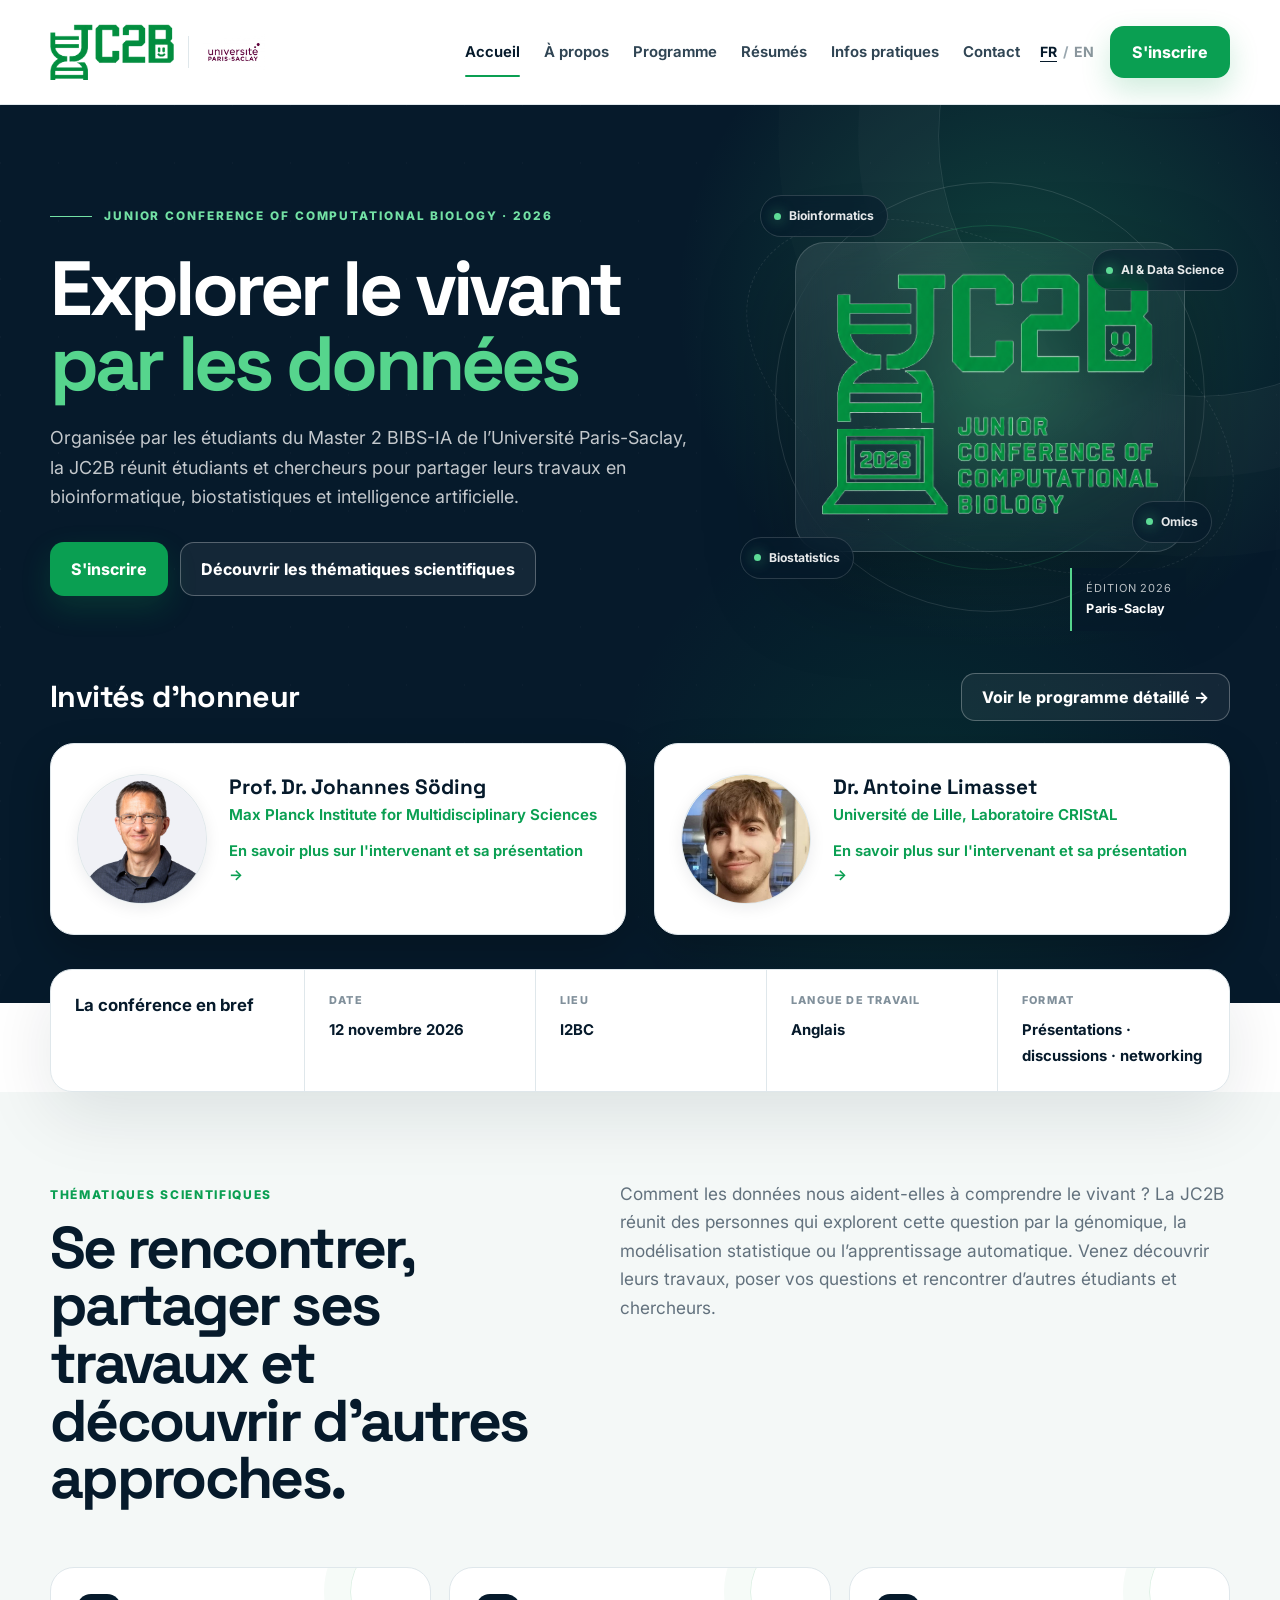
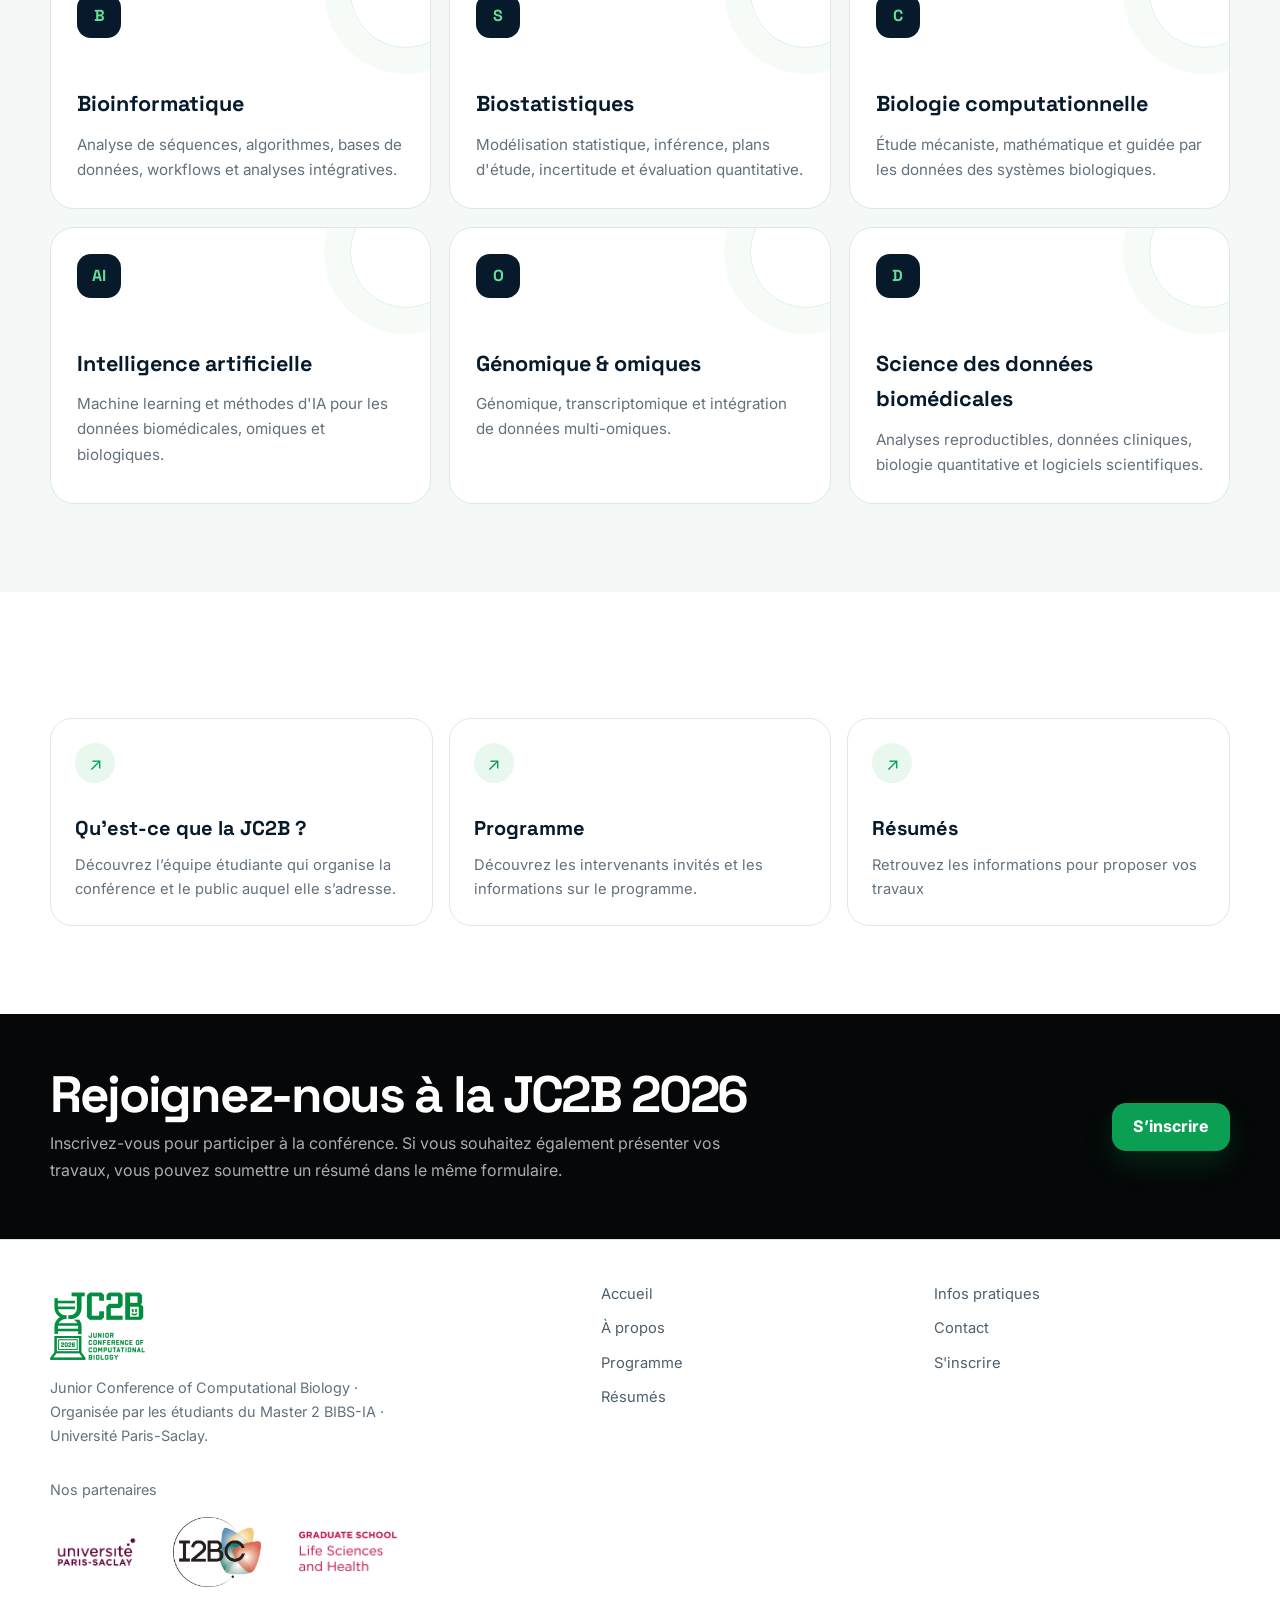
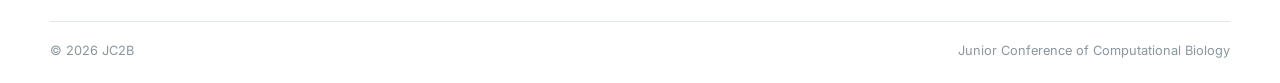
<file: index.html>
<!doctype html>
<html lang="fr">
  <head>
    <meta charset="utf-8" />
    <meta name="viewport" content="width=device-width,initial-scale=1" />
    <title>JC2B 2026 | Junior Conference of Computational Biology</title>
    <meta name="description" content="JC2B 2026 — Junior Conference of Computational Biology at Paris-Saclay." />
    <meta name="theme-color" content="#061a2b" />
    <link rel="preconnect" href="https://fonts.googleapis.com" />
    <link rel="preconnect" href="https://fonts.gstatic.com" crossorigin />
    <link
      href="https://fonts.googleapis.com/css2?family=Inter:wght@400;500;600;700;800&family=Space+Grotesk:wght@500;600;700&display=swap"
      rel="stylesheet"
    />
    <link rel="stylesheet" href="css/style.css?v=4" />
  </head>
  <body data-page="home">
    <a class="skip-link" href="#main">Skip to content</a>
    <header class="site-header" id="site-header"></header>

    <main id="main">
      <section class="home-hero">
        <div class="container home-hero-inner">
          <div>
            <span class="eyebrow" data-i18n="homeEyebrow">Junior Conference of Computational Biology · 2026</span>
            <h1 class="home-title">
              <span data-i18n="homeTitleA">La biologie computationnelle,</span>
              <span class="accent" data-i18n="homeTitleB">connectée.</span>
            </h1>
            <p class="home-lead" data-i18n="homeLead">
              La JC2B est un rendez-vous scientifique consacré à la bioinformatique, aux biostatistiques, à
              l'intelligence artificielle et aux sciences computationnelles du vivant.
            </p>
            <div class="hero-actions">
              <a class="btn btn-primary" href="registration.html" data-i18n="register">S'inscrire</a>
              <a class="btn btn-light-outline" href="#scope" data-i18n="discoverScope">
                Découvrir les thématiques scientifiques
              </a>
            </div>
          </div>

          <div class="brand-visual" aria-label="JC2B 2026 conference identity">
            <div class="brand-orbit orbit-a"></div>
            <div class="brand-orbit orbit-b"></div>
            <div class="brand-orbit orbit-c"></div>
            <div class="brand-glow"></div>

            <div class="hero-logo-stage">
              <img
                src="images/logos/jc2b-2026-transparent.png"
                alt="JC2B 2026 — Junior Conference of Computational Biology"
              />
            </div>

            <div class="field-pill pill-1">
              <span></span>
              Bioinformatics
            </div>
            <div class="field-pill pill-2">
              <span></span>
              Biostatistics
            </div>
            <div class="field-pill pill-3">
              <span></span>
              AI & Data Science
            </div>
            <div class="field-pill pill-4">
              <span></span>
              Omics
            </div>

            <div class="edition-chip">
              <span data-i18n="editionLabel">2026 edition</span>
              <strong>Paris-Saclay</strong>
            </div>
          </div>
        </div>

        <div class="container hero-speakers-banner" id="speakers">
          <div class="hero-speakers-head">
            <h2 class="hero-speakers-title" data-i18n="speakersTitle">Invités d'honneur</h2>
            <a class="btn btn-light-outline" href="programme.html#speakers" data-i18n="seeFullProgramme">
              Voir le programme détaillé →
            </a>
          </div>

          <div class="speakers-grid">
            <article class="speaker-card">
              <div class="speaker-image-wrapper">
                <img
                  src="images/speaker/johannes_soeding.png"
                  alt="Photo Johannes Söding"
                  class="speaker-photo"
                  width="130"
                  height="130"
                />
              </div>
              <div class="speaker-info">
                <h3 class="speaker-name" data-i18n="speaker1Name">Prof. Dr. Johannes Söding</h3>
                <p class="speaker-institution" data-i18n="speaker1Affiliation">Max Planck Institute for Multidisciplinary Sciences</p>
                <a class="speaker-referral-link" href="programme.html#speakers" data-i18n="speakerReferral">
                  En savoir plus sur l'intervenant et sa présentation →
                </a>
              </div>
            </article>

            <article class="speaker-card">
              <div class="speaker-image-wrapper">
                <img
                  src="images/speaker/antoine.jpg"
                  alt="Photo Antoine Limasset"
                  class="speaker-photo"
                  width="130"
                  height="130"
                />
              </div>
              <div class="speaker-info">
                <h3 class="speaker-name" data-i18n="speaker2Name">Dr. Antoine Limasset</h3>
                <p class="speaker-institution" data-i18n="speaker2Affiliation">Université de Lille, Laboratoire CRIStAL</p>
                <a class="speaker-referral-link" href="programme.html#speakers" data-i18n="speakerReferral">
                  En savoir plus sur l'intervenant et sa présentation →
                </a>
              </div>
            </article>
          </div>
        </div>
      </section>

      <div class="home-snapshot">
        <div class="container">
          <div class="snapshot-card">
            <div class="snapshot-label"><strong data-i18n="snapshotLabel">La conférence en bref</strong></div>
            <div class="snapshot-item">
              <span data-i18n="snapshotDate">Date</span>
              <strong data-config="date" data-fallback="À venir" data-i18n="tba">12 novembre 2026</strong>
            </div>
            <div class="snapshot-item">
              <span data-i18n="snapshotVenue">Lieu</span>
              <strong data-config="venue">I2BC</strong>
            </div>
            <div class="snapshot-item">
              <span data-i18n="snapshotLanguage">Langue de travail</span>
              <strong data-i18n="snapshotLangValue">Anglais</strong>
            </div>
            <div class="snapshot-item">
              <span data-i18n="snapshotFormat">Format</span>
              <strong data-i18n="snapshotFormatValue">Présentations · discussions · networking</strong>
            </div>
          </div>
        </div>
      </div>

      <section class="section section-soft" id="scope">
        <div class="container">
          <div class="home-intro-grid">
            <div>
              <span class="section-eyebrow" data-i18n="scopeEyebrow">Thématiques scientifiques</span>
              <h2 data-i18n="homeIntroTitle">Une conférence. Plusieurs façons d'aborder les données biologiques.</h2>
            </div>
            <div>
              <p data-i18n="homeIntroText">
                La JC2B réunit des approches quantitatives complémentaires autour des questions biologiques :
                modélisation statistique, analyse omique, machine learning et workflows computationnels reproductibles.
              </p>
            </div>
          </div>

          <div class="scope-grid" style="margin-top: 44px;">
            <article class="scope-card">
              <div class="scope-icon">B</div>
              <h3 data-i18n="topicBioinfo">Bioinformatique</h3>
              <p data-i18n="topicBioinfoText">
                Analyse de séquences, algorithmes, bases de données, workflows et analyses intégratives.
              </p>
            </article>
            <article class="scope-card">
              <div class="scope-icon">S</div>
              <h3 data-i18n="topicBiostats">Biostatistiques</h3>
              <p data-i18n="topicBiostatsText">
                Modélisation statistique, inférence, plans d'expérience, incertitude et évaluation quantitative.
              </p>
            </article>
            <article class="scope-card">
              <div class="scope-icon">C</div>
              <h3 data-i18n="topicCompBio">Biologie computationnelle</h3>
              <p data-i18n="topicCompBioText">
                Exploration mécanistique, mathématique et data-driven des systèmes biologiques.
              </p>
            </article>
            <article class="scope-card">
              <div class="scope-icon">AI</div>
              <h3 data-i18n="topicAI">Intelligence artificielle</h3>
              <p data-i18n="topicAIText">
                Machine learning et méthodes d'IA pour les données biomédicales, omiques et biologiques.
              </p>
            </article>
            <article class="scope-card">
              <div class="scope-icon">O</div>
              <h3 data-i18n="topicOmics">Génomique & omiques</h3>
              <p data-i18n="topicOmicsText">
                Génomique, transcriptomique et intégration de données multi-omiques.
              </p>
            </article>
            <article class="scope-card">
              <div class="scope-icon">D</div>
              <h3 data-i18n="topicData">Biomedical data science</h3>
              <p data-i18n="topicDataText">
                Analyses reproductibles, données cliniques, biologie quantitative et logiciels scientifiques.
              </p>
            </article>
          </div>
        </div>
      </section>

      <section class="section">
        <div class="container">
          <div class="link-card-grid">
            <a class="link-card" href="about.html">
              <span class="link-arrow">↗</span>
              <h3 data-i18n="homeCardAbout">Qu'est-ce que la JC2B ?</h3>
              <p data-i18n="homeCardAboutText">Mission, public et identité scientifique.</p>
            </a>
            <a class="link-card" href="programme.html">
              <span class="link-arrow">↗</span>
              <h3 data-i18n="homeCardProgramme">Programme</h3>
              <p data-i18n="homeCardProgrammeText">
                Présentations, contributions sélectionnées et structure de la journée.
              </p>
            </a>
            <a class="link-card" href="abstracts.html">
              <span class="link-arrow">↗</span>
              <h3 data-i18n="homeCardAbstracts">Résumés</h3>
              <p data-i18n="homeCardAbstractsText">
                Comment soumettre une contribution et où les résumés acceptés seront publiés.
              </p>
            </a>
          </div>
        </div>
      </section>

      <section class="registration-band">
        <div class="container registration-band-inner">
          <div>
            <h2 data-i18n="homeRegistrationTitle">
              L'inscription et la soumission d'un résumé passent par un seul formulaire.
            </h2>
            <p data-i18n="homeRegistrationText">
              Chaque participant s'inscrit une seule fois. Le formulaire lui demande ensuite s'il souhaite également
              soumettre une contribution scientifique.
            </p>
          </div>
          <a class="btn btn-primary" href="registration.html" data-i18n="openRegistration">Ouvrir l'inscription</a>
        </div>
      </section>
    </main>

    <footer class="site-footer" id="site-footer"></footer>
    <script src="js/site-config.js"></script>
    <script src="js/nav.js"></script>
    <script src="js/app.js"></script>
    <script src="js/i18n.js"></script>
  </body>
</html>
</file>
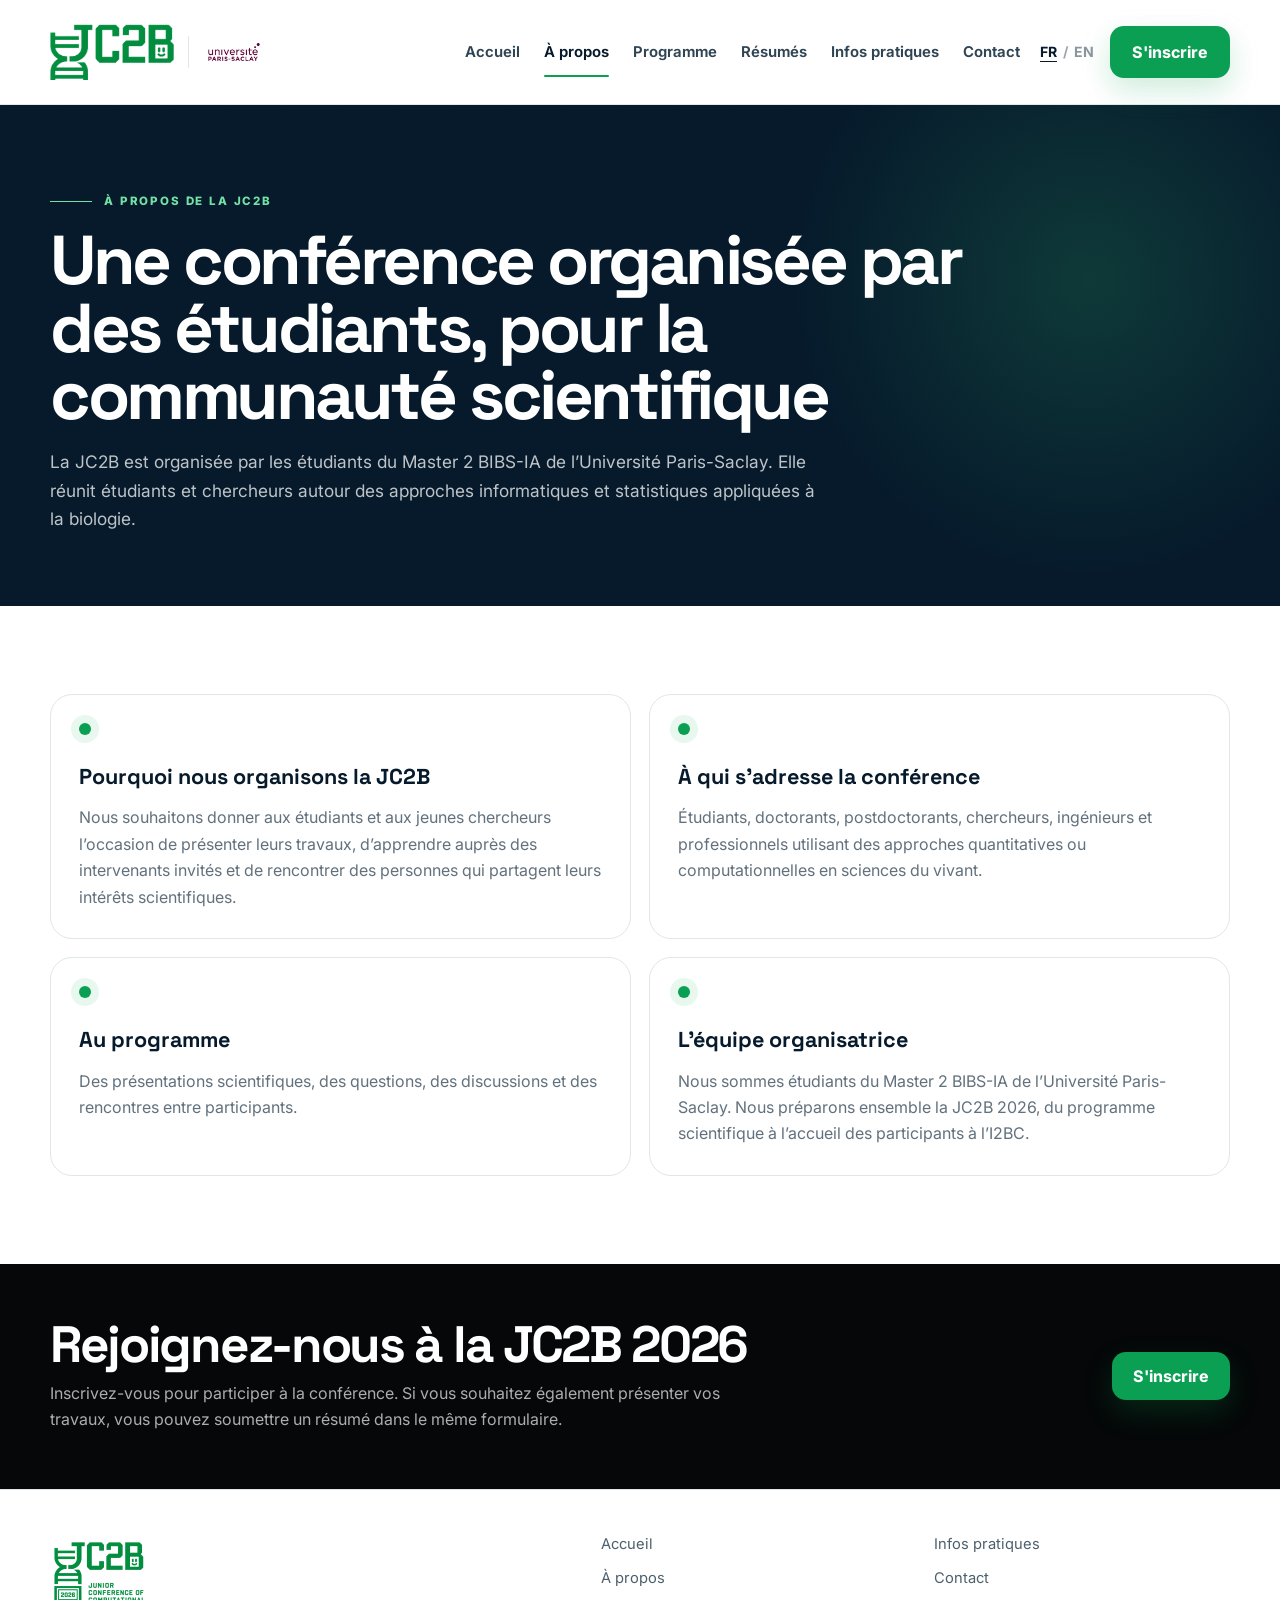
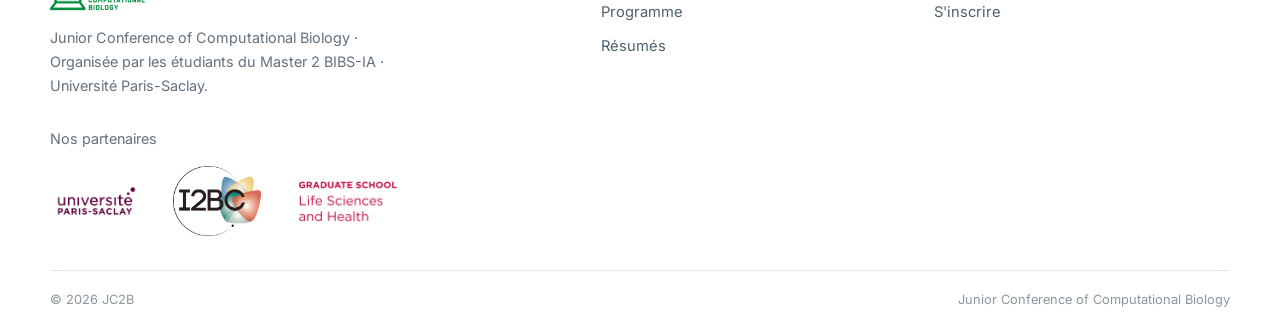
<file: about.html>
<!doctype html>
<html lang="fr">
  <head>
    <meta charset="utf-8" />
    <meta name="viewport" content="width=device-width,initial-scale=1" />
    <title>About | JC2B 2026</title>
    <meta name="theme-color" content="#061a2b" />
    <link rel="preconnect" href="https://fonts.googleapis.com" />
    <link rel="preconnect" href="https://fonts.gstatic.com" crossorigin />
    <link
      href="https://fonts.googleapis.com/css2?family=Inter:wght@400;500;600;700;800&family=Space+Grotesk:wght@500;600;700&display=swap"
      rel="stylesheet"
    />
    <link rel="stylesheet" href="css/style.css" />
  </head>
  <body data-page="about">
    <header class="site-header" id="site-header"></header>
    <main>
      <section class="page-hero">
        <div class="container">
          <span class="eyebrow" data-i18n="aboutEyebrow">À propos de la JC2B</span>
          <h1 data-i18n="aboutTitle">
            Un rendez-vous scientifique ciblé pour les sciences computationnelles du vivant.
          </h1>
          <p data-i18n="aboutLead">
            La JC2B crée un cadre professionnel où chercheurs en formation et chercheurs confirmés peuvent présenter
            leurs travaux, confronter leurs méthodes et initier de nouvelles collaborations.
          </p>
        </div>
      </section>
      <section class="section">
        <div class="container feature-grid">
          <article class="feature-card">
            <div class="mini-mark"></div>
            <h3 data-i18n="missionTitle">Mission</h3>
            <p data-i18n="missionText"></p>
          </article>
          <article class="feature-card">
            <div class="mini-mark"></div>
            <h3 data-i18n="audienceTitle">À qui s'adresse la conférence</h3>
            <p data-i18n="audienceText"></p>
          </article>
          <article class="feature-card">
            <div class="mini-mark"></div>
            <h3 data-i18n="exchangeTitle">Ce que la conférence rend possible</h3>
            <p data-i18n="exchangeText"></p>
          </article>
          <article class="feature-card">
            <div class="mini-mark"></div>
            <h3 data-i18n="identityTitle">Identité scientifique</h3>
            <p data-i18n="identityText"></p>
          </article>
        </div>
      </section>
      <section class="registration-band">
        <div class="container registration-band-inner">
          <div>
            <h2 data-i18n="homeRegistrationTitle"></h2>
            <p data-i18n="homeRegistrationText"></p>
          </div>
          <a class="btn btn-primary" href="registration.html" data-i18n="register">S'inscrire</a>
        </div>
      </section>
    </main>
    <footer class="site-footer" id="site-footer"></footer>
    <script src="js/site-config.js"></script>
    <script src="js/nav.js"></script>
    <script src="js/app.js"></script>
    <script src="js/i18n.js"></script>
  </body>
</html>
</file>
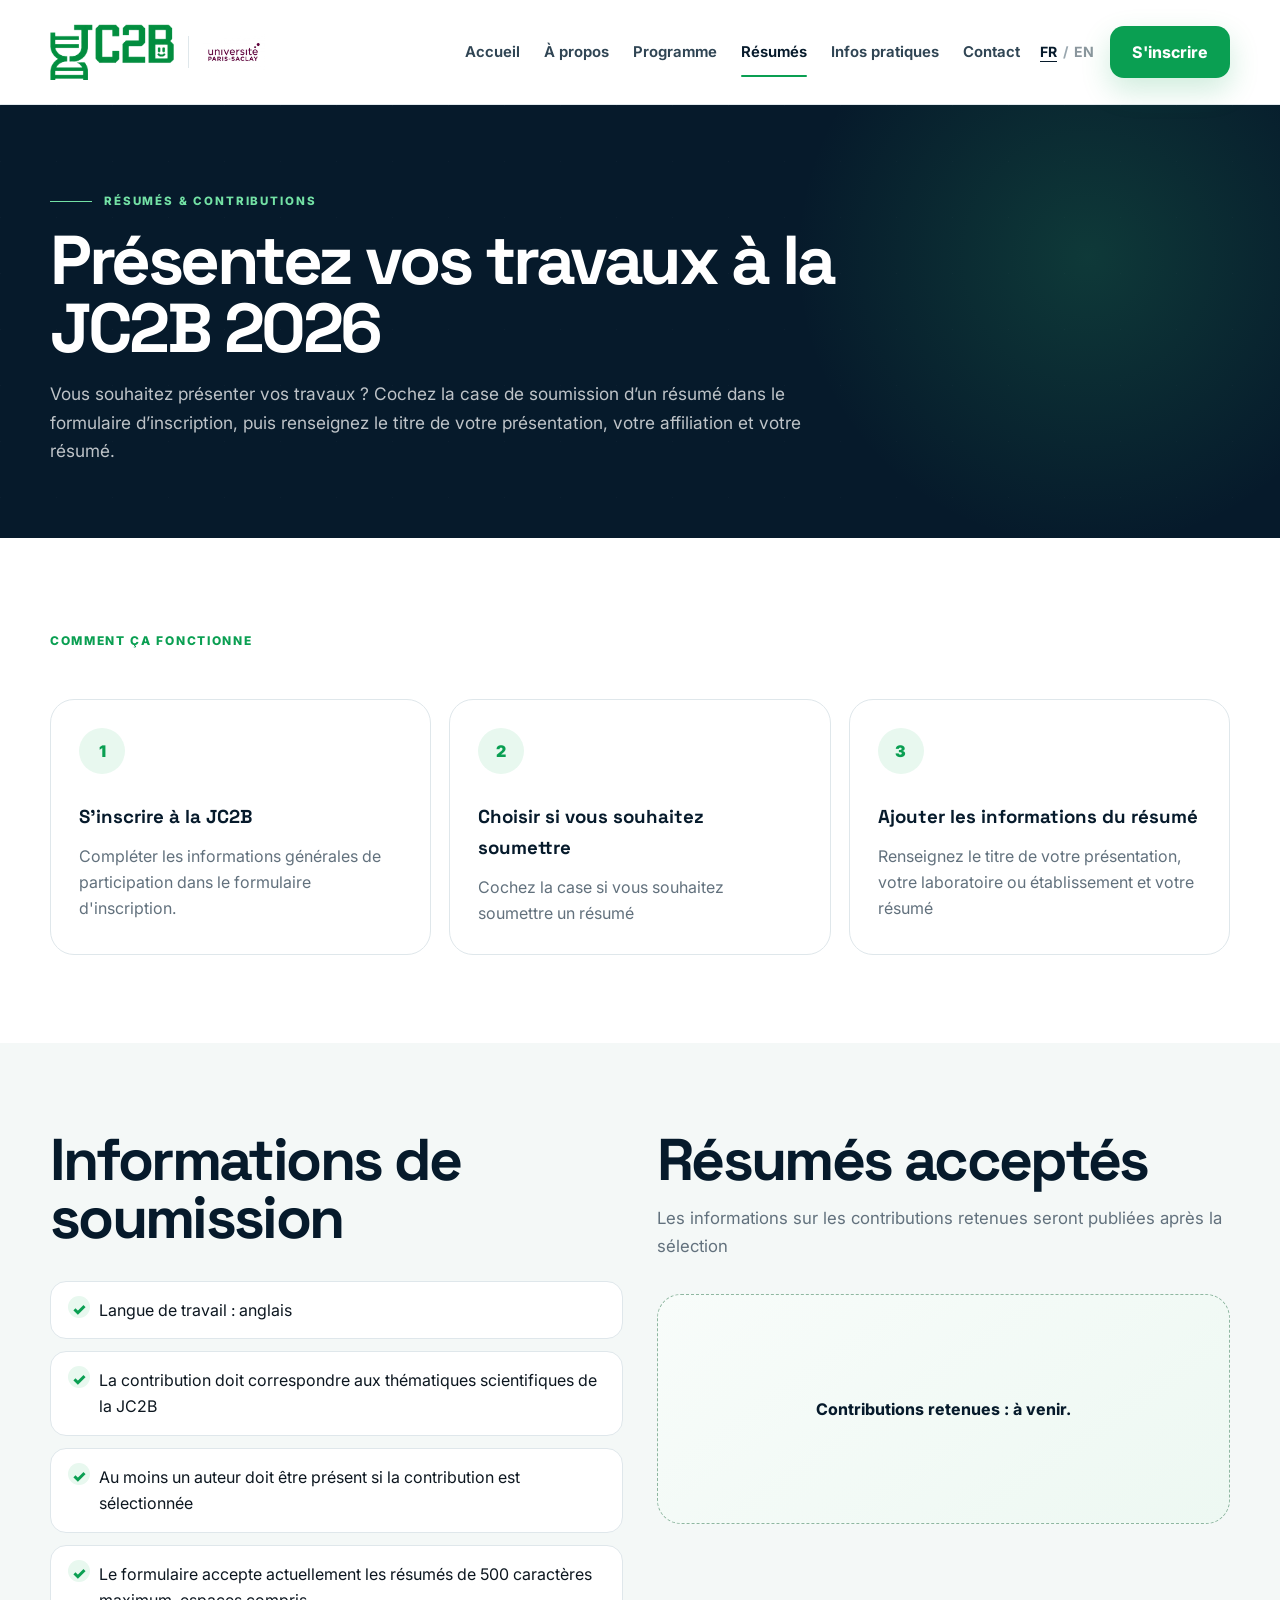
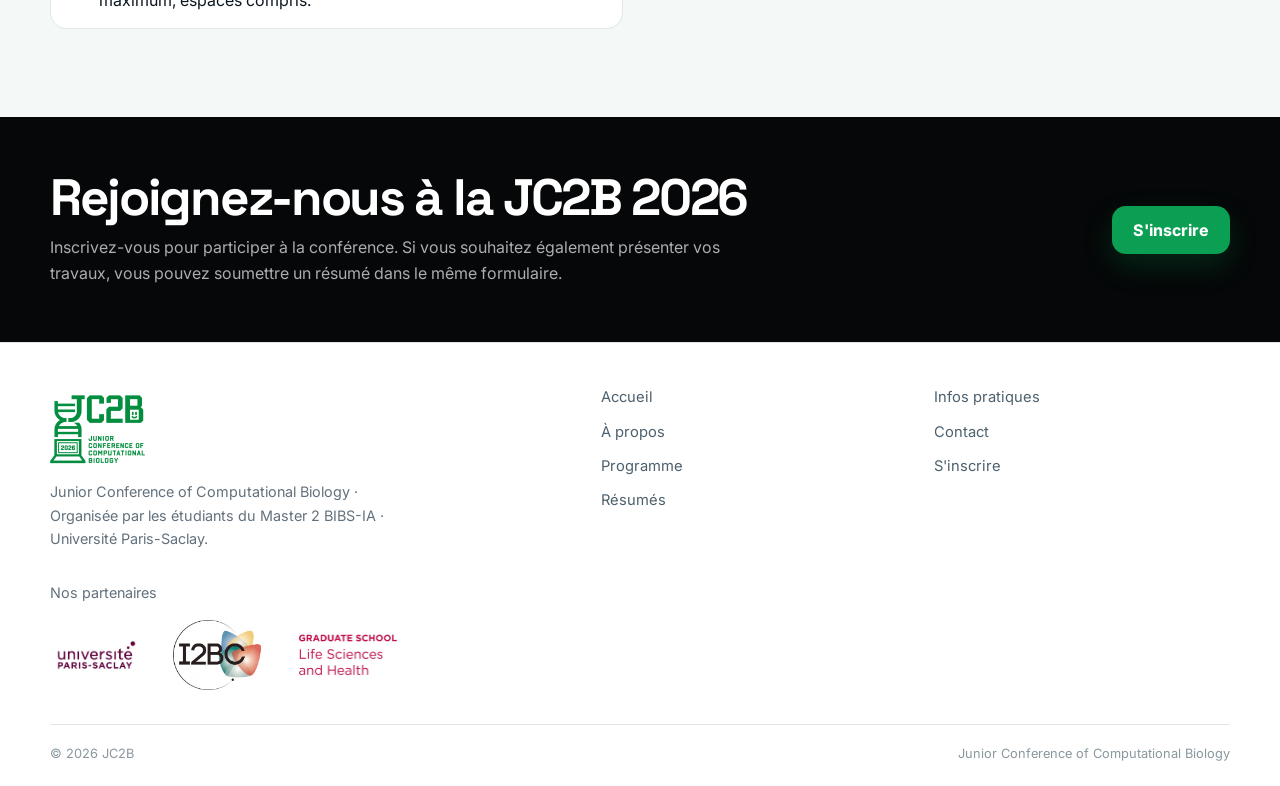
<file: abstracts.html>
<!doctype html>
<html lang="fr">
  <head>
    <meta charset="utf-8" />
    <meta name="viewport" content="width=device-width,initial-scale=1" />
    <title>Abstracts | JC2B 2026</title>
    <meta name="theme-color" content="#061a2b" />
    <link rel="preconnect" href="https://fonts.googleapis.com" />
    <link rel="preconnect" href="https://fonts.gstatic.com" crossorigin />
    <link
      href="https://fonts.googleapis.com/css2?family=Inter:wght@400;500;600;700;800&family=Space+Grotesk:wght@500;600;700&display=swap"
      rel="stylesheet"
    />
    <link rel="stylesheet" href="css/style.css" />
  </head>
  <body data-page="abstracts">
    <header class="site-header" id="site-header"></header>
    <main>
      <section class="page-hero">
        <div class="container">
          <span class="eyebrow" data-i18n="abstractsEyebrow">Résumés & contributions</span>
          <h1 data-i18n="abstractsTitle">
            Un seul formulaire d'inscription, avec un parcours optionnel pour soumettre.
          </h1>
          <p data-i18n="abstractsLead"></p>
        </div>
      </section>
      <section class="section">
        <div class="container">
          <div class="section-head"><span class="section-eyebrow" data-i18n="howItWorks"></span></div>
          <div class="steps">
            <article class="step-card">
              <div class="step-dot">1</div>
              <h3 data-i18n="stepRegister"></h3>
              <p data-i18n="stepRegisterText"></p>
            </article>
            <article class="step-card">
              <div class="step-dot">2</div>
              <h3 data-i18n="stepChoose"></h3>
              <p data-i18n="stepChooseText"></p>
            </article>
            <article class="step-card">
              <div class="step-dot">3</div>
              <h3 data-i18n="stepAbstract"></h3>
              <p data-i18n="stepAbstractText"></p>
            </article>
          </div>
        </div>
      </section>
      <section class="section section-soft">
        <div class="container two-col">
          <div>
            <div class="section-head"><h2 data-i18n="guidelinesTitle"></h2></div>
            <ul class="guideline-list">
              <li data-i18n="guidelineLanguage"></li>
              <li data-i18n="guidelineScope"></li>
              <li data-i18n="guidelinePresence"></li>
              <li data-i18n="guidelineFinal"></li>
            </ul>
          </div>
          <div>
            <div class="section-head">
              <h2 data-i18n="acceptedTitle"></h2>
              <p class="section-lead" data-i18n="acceptedText"></p>
            </div>
            <div class="abstract-placeholder" data-i18n="acceptedPlaceholder"></div>
          </div>
        </div>
      </section>
      <section class="registration-band">
        <div class="container registration-band-inner">
          <div>
            <h2 data-i18n="homeRegistrationTitle"></h2>
            <p data-i18n="homeRegistrationText"></p>
          </div>
          <a class="btn btn-primary" href="registration.html" data-i18n="register"></a>
        </div>
      </section>
    </main>
    <footer class="site-footer" id="site-footer"></footer>
    <script src="js/site-config.js"></script>
    <script src="js/nav.js"></script>
    <script src="js/app.js"></script>
    <script src="js/i18n.js"></script>
  </body>
</html>
</file>
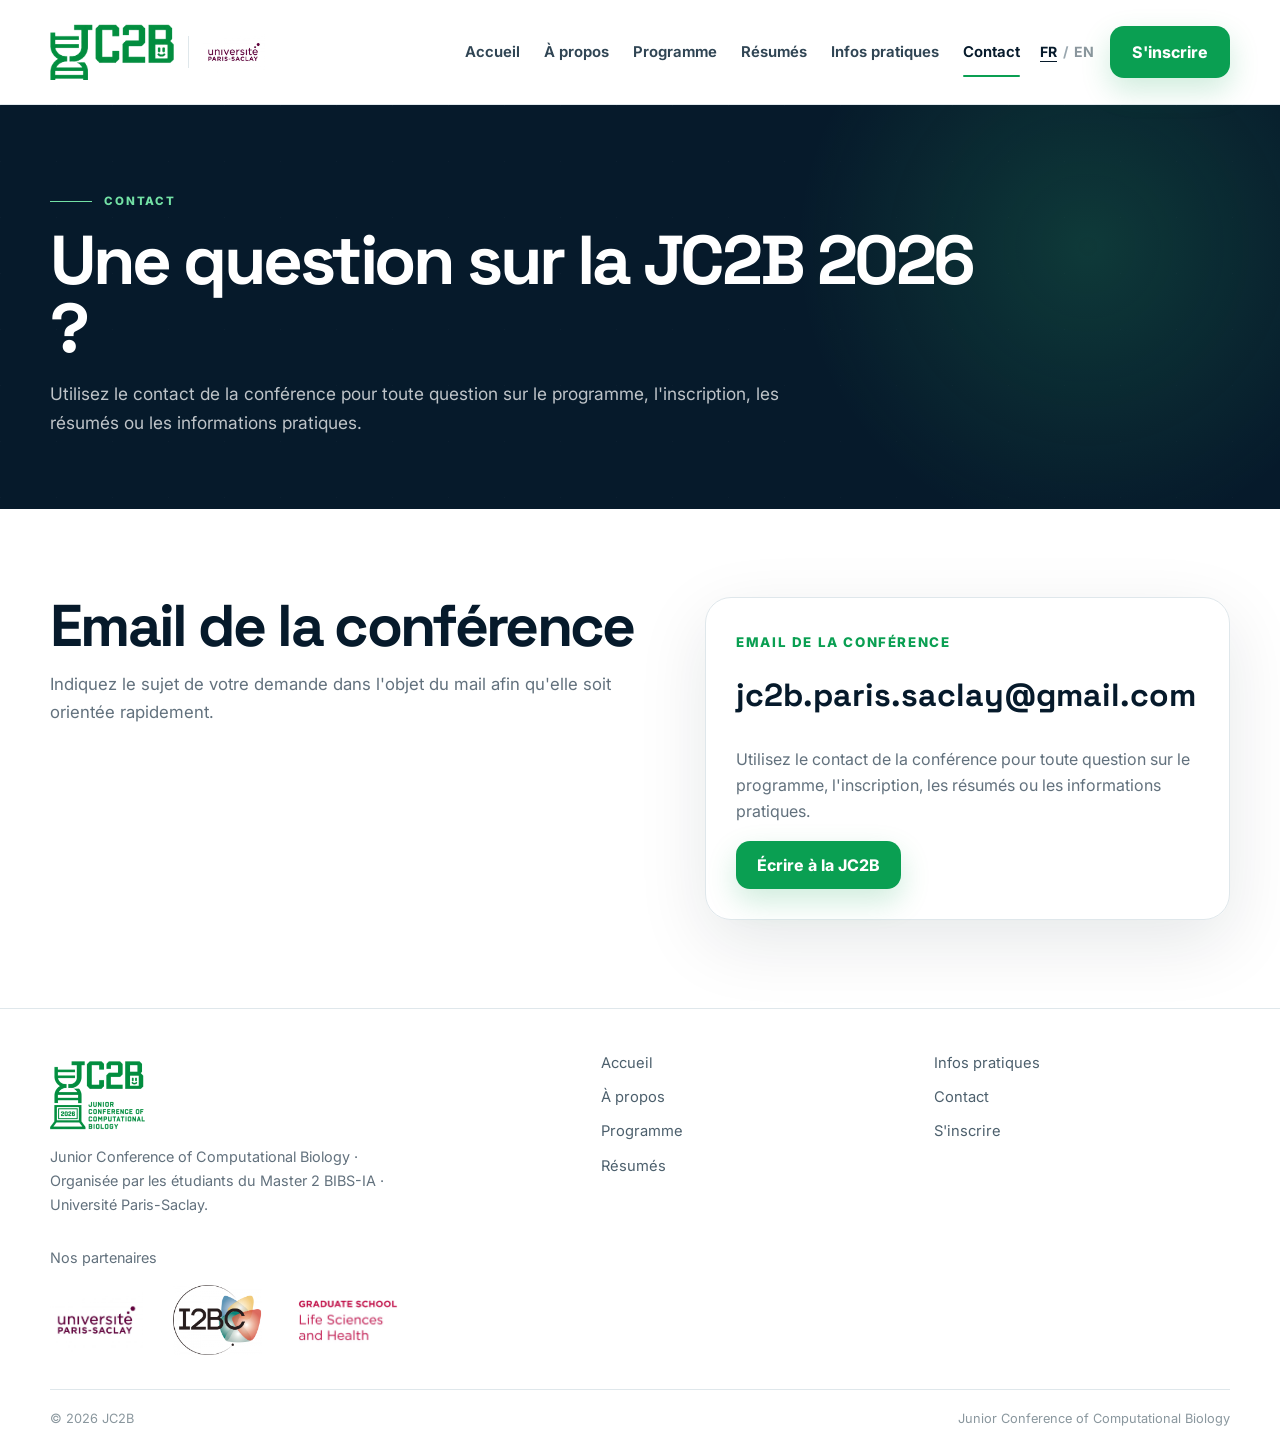
<file: contact.html>
<!doctype html>
<html lang="fr">
  <head>
    <meta charset="utf-8" />
    <meta name="viewport" content="width=device-width,initial-scale=1" />
    <title>Contact | JC2B 2026</title>
    <meta name="theme-color" content="#061a2b" />
    <link rel="preconnect" href="https://fonts.googleapis.com" />
    <link rel="preconnect" href="https://fonts.gstatic.com" crossorigin />
    <link
      href="https://fonts.googleapis.com/css2?family=Inter:wght@400;500;600;700;800&family=Space+Grotesk:wght@500;600;700&display=swap"
      rel="stylesheet"
    />
    <link rel="stylesheet" href="css/style.css" />
  </head>
  <body data-page="contact">
    <header class="site-header" id="site-header"></header>
    <main>
      <section class="page-hero">
        <div class="container">
          <span class="eyebrow" data-i18n="contactEyebrow"></span>
          <h1 data-i18n="contactTitle"></h1>
          <p data-i18n="contactLead"></p>
        </div>
      </section>
      <section class="section">
        <div class="container contact-shell">
          <div>
            <h2 data-i18n="emailLabel"></h2>
            <p class="section-lead" data-i18n="contactResponse"></p>
          </div>
          <div class="contact-card">
            <small data-i18n="emailLabel"></small>
            <a class="email" data-config="email-text" href="mailto:jc2b.paris.saclay@gmail.com">
              jc2b.paris.saclay@gmail.com
            </a>
            <p data-i18n="contactLead"></p>
            <a class="btn btn-primary" data-email-link href="mailto:jc2b.paris.saclay@gmail.com" data-i18n="writeToUs">
              Écrire à la JC2B
            </a>
          </div>
        </div>
      </section>
    </main>
    <footer class="site-footer" id="site-footer"></footer>
    <script src="js/site-config.js"></script>
    <script src="js/nav.js"></script>
    <script src="js/app.js"></script>
    <script src="js/i18n.js"></script>
  </body>
</html>
</file>
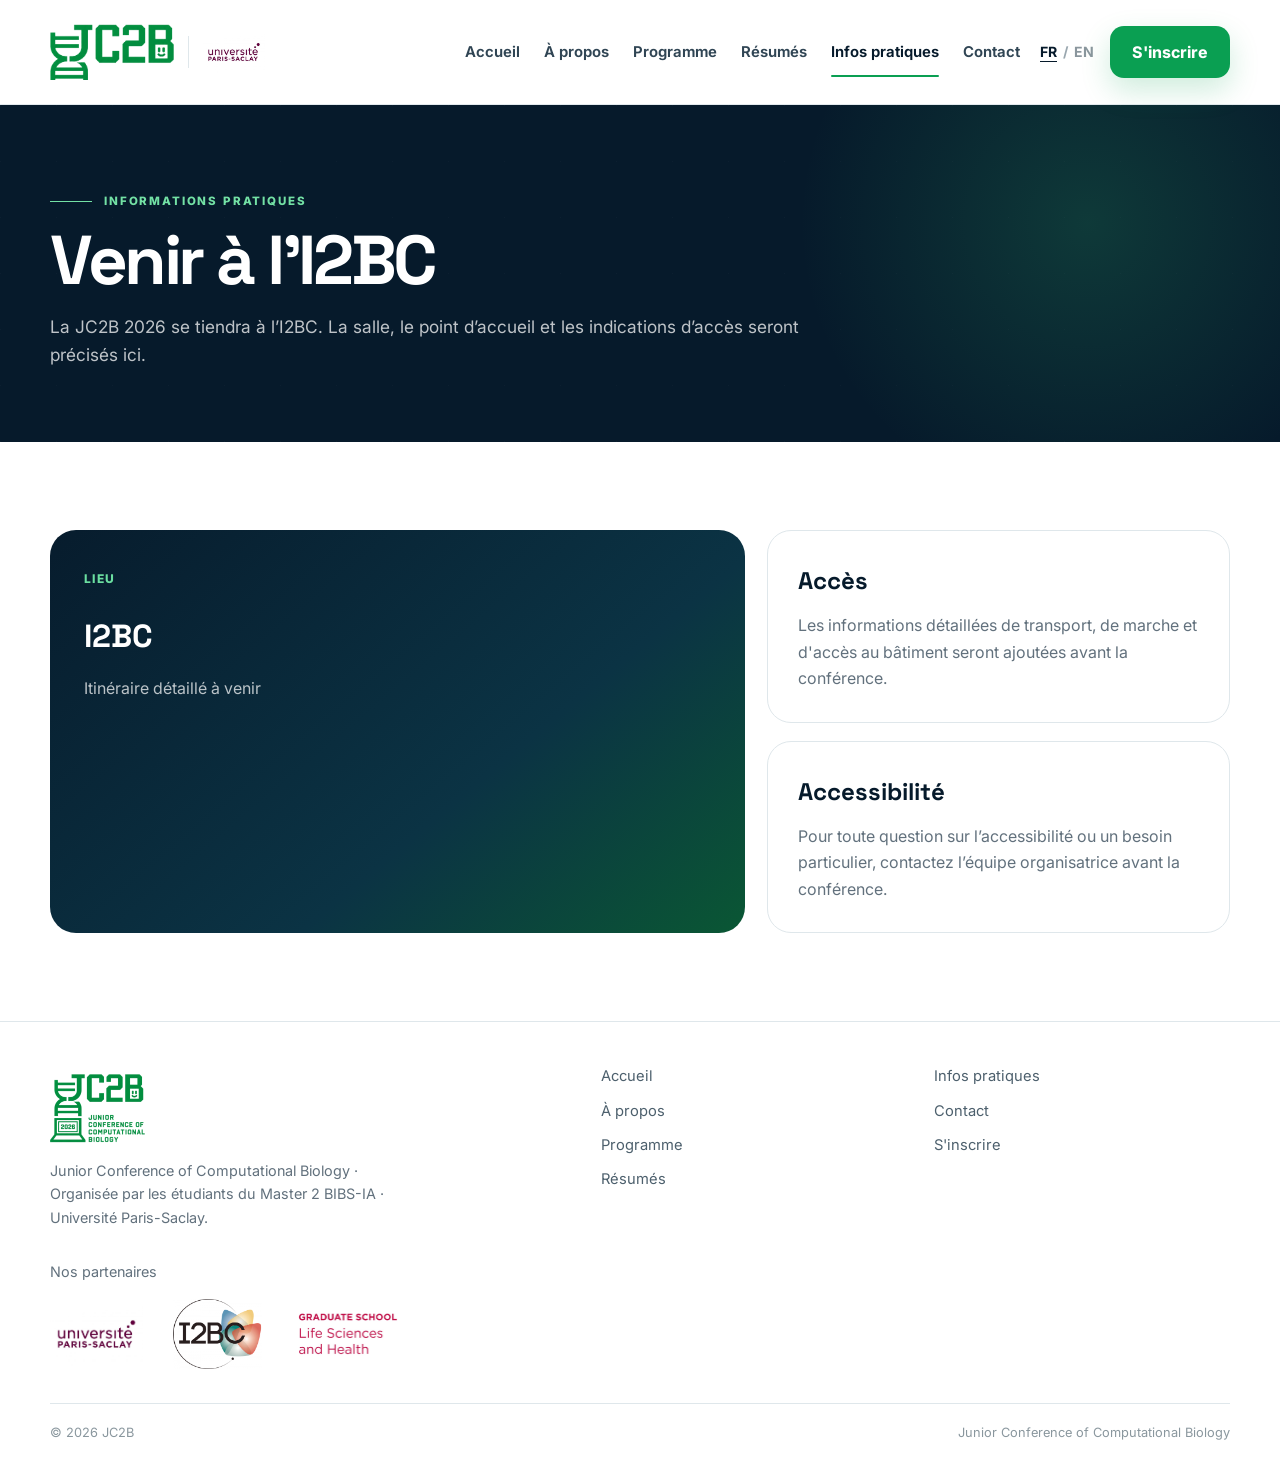
<file: practical.html>
<!doctype html>
<html lang="fr">
  <head>
    <meta charset="utf-8" />
    <meta name="viewport" content="width=device-width,initial-scale=1" />
    <title>Practical info | JC2B 2026</title>
    <meta name="theme-color" content="#061a2b" />
    <link rel="preconnect" href="https://fonts.googleapis.com" />
    <link rel="preconnect" href="https://fonts.gstatic.com" crossorigin />
    <link
      href="https://fonts.googleapis.com/css2?family=Inter:wght@400;500;600;700;800&family=Space+Grotesk:wght@500;600;700&display=swap"
      rel="stylesheet"
    />
    <link rel="stylesheet" href="css/style.css" />
  </head>
  <body data-page="practical">
    <header class="site-header" id="site-header"></header>
    <main>
      <section class="page-hero">
        <div class="container">
          <span class="eyebrow" data-i18n="practicalEyebrow"></span>
          <h1 data-i18n="practicalTitle"></h1>
          <p data-i18n="practicalLead"></p>
        </div>
      </section>
      <section class="section">
        <div class="container practical-grid">
          <article class="venue-card">
            <span data-i18n="venueTitle"></span>
            <h3 data-config="venue">I2BC · Paris-Saclay</h3>
            <p data-i18n="practicalStatus"></p>
          </article>
          <div class="practical-stack">
            <article class="info-panel">
              <h3 data-i18n="accessTitle"></h3>
              <p data-i18n="accessText"></p>
            </article>
            <article class="info-panel">
              <h3 data-i18n="accessibilityTitle"></h3>
              <p data-i18n="accessibilityText"></p>
            </article>
          </div>
        </div>
      </section>
    </main>
    <footer class="site-footer" id="site-footer"></footer>
    <script src="js/site-config.js"></script>
    <script src="js/nav.js"></script>
    <script src="js/app.js"></script>
    <script src="js/i18n.js"></script>
  </body>
</html>
</file>
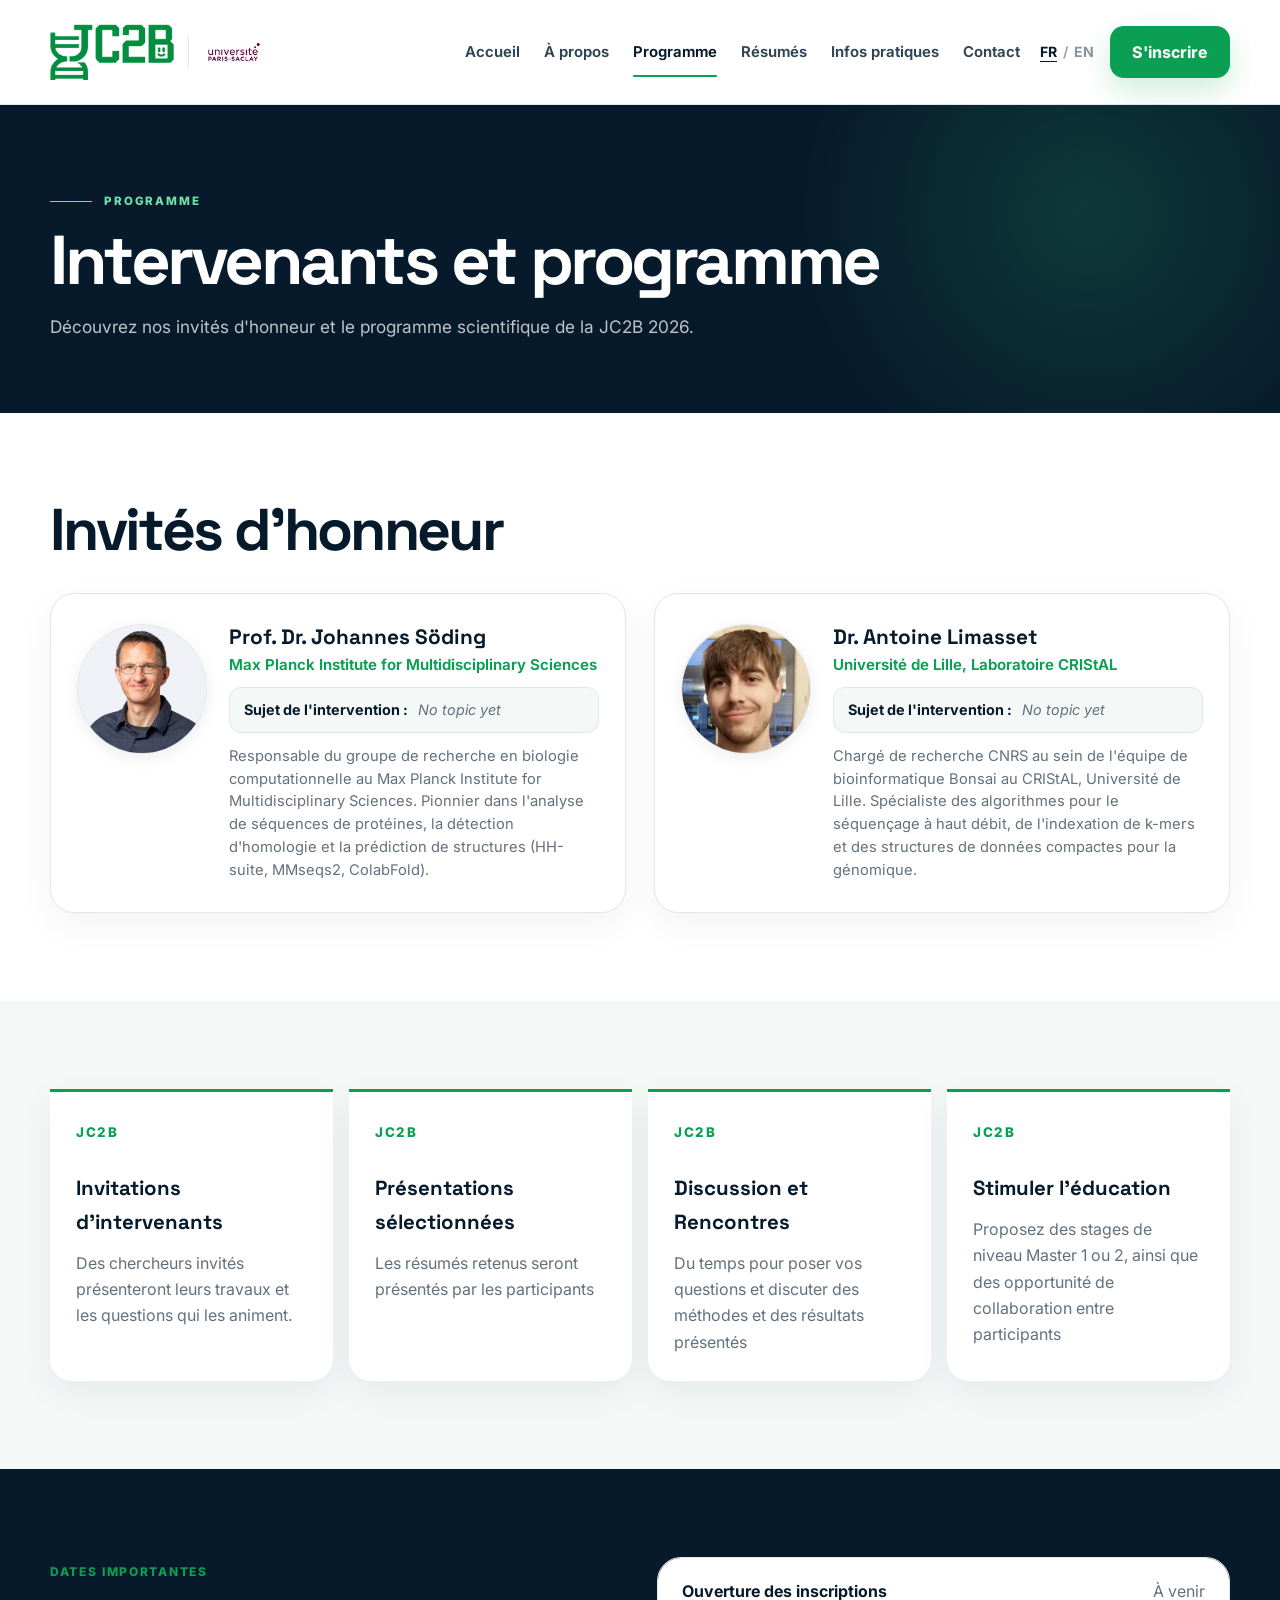
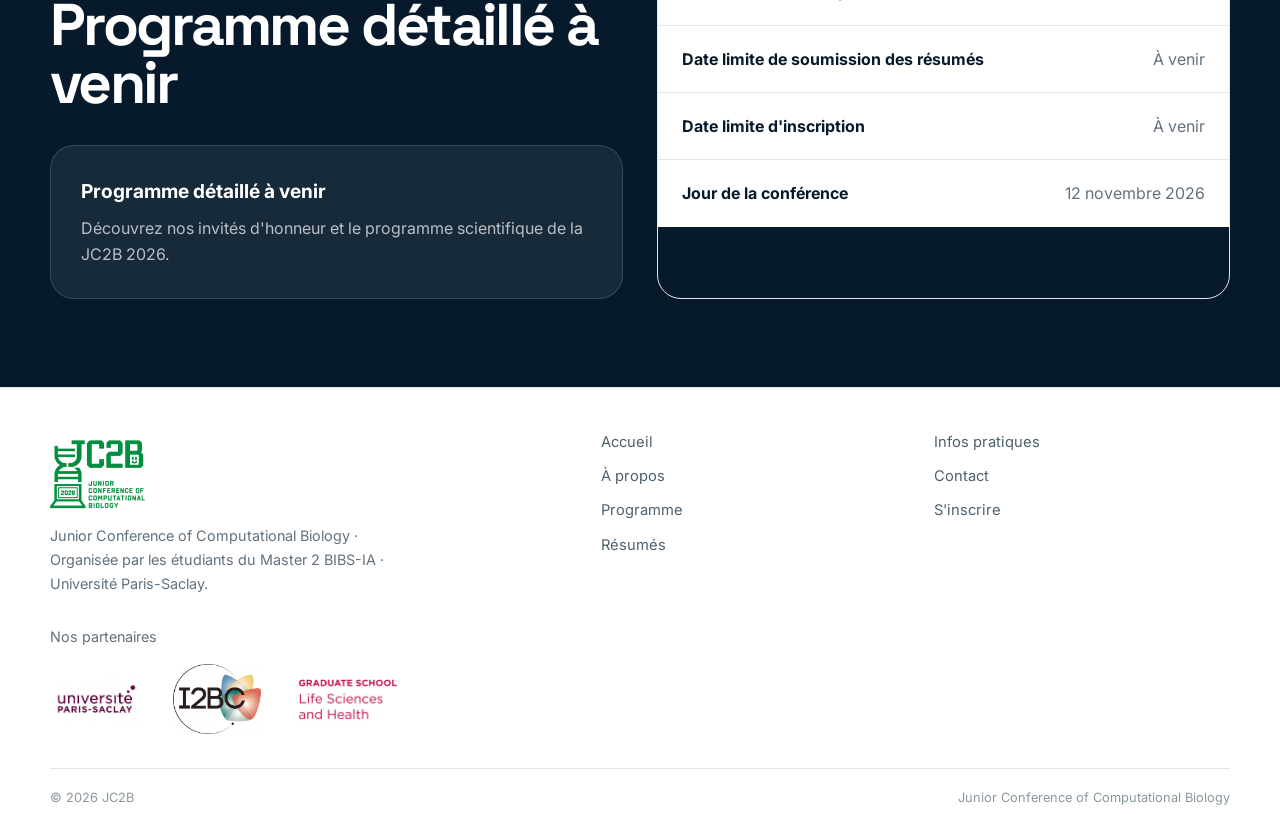
<file: programme.html>
<!doctype html>
<html lang="fr">
  <head>
    <meta charset="utf-8" />
    <meta name="viewport" content="width=device-width,initial-scale=1" />
    <title>Programme | JC2B 2026</title>
    <meta name="theme-color" content="#061a2b" />
    <link rel="preconnect" href="https://fonts.googleapis.com" />
    <link rel="preconnect" href="https://fonts.gstatic.com" crossorigin />
    <link
      href="https://fonts.googleapis.com/css2?family=Inter:wght@400;500;600;700;800&family=Space+Grotesk:wght@500;600;700&display=swap"
      rel="stylesheet"
    />
    <link rel="stylesheet" href="css/style.css?v=4" />
  </head>
  <body data-page="programme">
    <header class="site-header" id="site-header"></header>
    <main>
      <section class="page-hero">
        <div class="container">
          <span class="eyebrow" data-i18n="programmeEyebrow">Programme</span>
          <h1 data-i18n="programmeTitle">
            Un programme conçu pour l'attention scientifique, pas pour remplir l'agenda.
          </h1>
          <p data-i18n="programmeLead"></p>
        </div>
      </section>
      <section class="section" id="speakers">
        <div class="container">
          <div class="section-head">
            <h2 data-i18n="speakersTitle">Invités d'honneur</h2>
          </div>
          <div class="speakers-grid">
            <article class="speaker-card">
              <div class="speaker-image-wrapper">
                <img
                  src="images/speaker/johannes_soeding.png"
                  alt="Photo Johannes Söding"
                  class="speaker-photo"
                  width="130"
                  height="130"
                />
              </div>
              <div class="speaker-info">
                <h3 class="speaker-name" data-i18n="speaker1Name">Prof. Dr. Johannes Söding</h3>
                <p class="speaker-institution" data-i18n="speaker1Affiliation">Max Planck Institute for Multidisciplinary Sciences</p>
                <div class="speaker-topic-box">
                  <span class="topic-label" data-i18n="topicLabel">Sujet de l'intervention :</span>
                  <span class="topic-title" data-i18n="speaker1Topic">No topic yet</span>
                </div>
                <p class="speaker-bio" data-i18n="speaker1Bio">
                  Responsable du groupe de recherche en biologie computationnelle au Max Planck Institute for Multidisciplinary Sciences. Pionnier dans l'analyse de séquences de protéines, la détection d'homologie et la prédiction de structures (HH-suite, MMseqs2, ColabFold).
                </p>
              </div>
            </article>

            <article class="speaker-card">
              <div class="speaker-image-wrapper">
                <img
                  src="images/speaker/antoine.jpg"
                  alt="Photo Antoine Limasset"
                  class="speaker-photo"
                  width="130"
                  height="130"
                />
              </div>
              <div class="speaker-info">
                <h3 class="speaker-name" data-i18n="speaker2Name">Dr. Antoine Limasset</h3>
                <p class="speaker-institution" data-i18n="speaker2Affiliation">Université de Lille, Laboratoire CRIStAL</p>
                <div class="speaker-topic-box">
                  <span class="topic-label" data-i18n="topicLabel">Sujet de l'intervention :</span>
                  <span class="topic-title" data-i18n="speaker2Topic">No topic yet</span>
                </div>
                <p class="speaker-bio" data-i18n="speaker2Bio">
                  Chargé de recherche CNRS au sein de l'équipe de bioinformatique Bonsai au CRIStAL, Université de Lille. Spécialiste des algorithmes pour le séquençage à haut débit, de l'indexation de k-mers et des structures de données compactes pour la génomique.
                </p>
              </div>
            </article>
          </div>
        </div>
      </section>
      <section class="section section-soft">
        <div class="container programme-grid">
          <article class="programme-card">
            <small>JC2B</small>
            <h3 data-i18n="progInvited"></h3>
            <p data-i18n="progInvitedText"></p>
          </article>
          <article class="programme-card">
            <small>JC2B</small>
            <h3 data-i18n="progSelected"></h3>
            <p data-i18n="progSelectedText"></p>
          </article>
          <article class="programme-card">
            <small>JC2B</small>
            <h3 data-i18n="progDiscussion"></h3>
            <p data-i18n="progDiscussionText"></p>
          </article>
          <article class="programme-card">
            <small>JC2B</small>
            <h3 data-i18n="progNetworking"></h3>
            <p data-i18n="progNetworkingText"></p>
          </article>
        </div>
      </section>
      <section class="section section-dark">
        <div class="container two-col">
          <div>
            <div class="section-head">
              <span class="section-eyebrow" data-i18n="datesTitle">Dates importantes</span>
              <h2 data-i18n="programmeStatus">Programme détaillé à venir</h2>
            </div>
            <div class="status-card">
              <strong data-i18n="programmeStatus"></strong>
              <p data-i18n="programmeLead"></p>
            </div>
          </div>
          <div class="date-table">
            <div class="date-row">
              <strong data-i18n="dateRegistration"></strong>
              <span data-i18n="tba"></span>
            </div>
            <div class="date-row">
              <strong data-i18n="dateSubmission"></strong>
              <span data-i18n="tba"></span>
            </div>
            <div class="date-row">
              <strong data-i18n="dateRegistrationDeadline"></strong>
              <span data-i18n="tba"></span>
            </div>
            <div class="date-row">
              <strong data-i18n="dateConference"></strong>
              <span data-config="date" data-fallback="12 novembre 2026"></span>
            </div>
          </div>
        </div>
      </section>
    </main>
    <footer class="site-footer" id="site-footer"></footer>
    <script src="js/site-config.js"></script>
    <script src="js/nav.js"></script>
    <script src="js/app.js"></script>
    <script src="js/i18n.js"></script>
  </body>
</html>
</file>
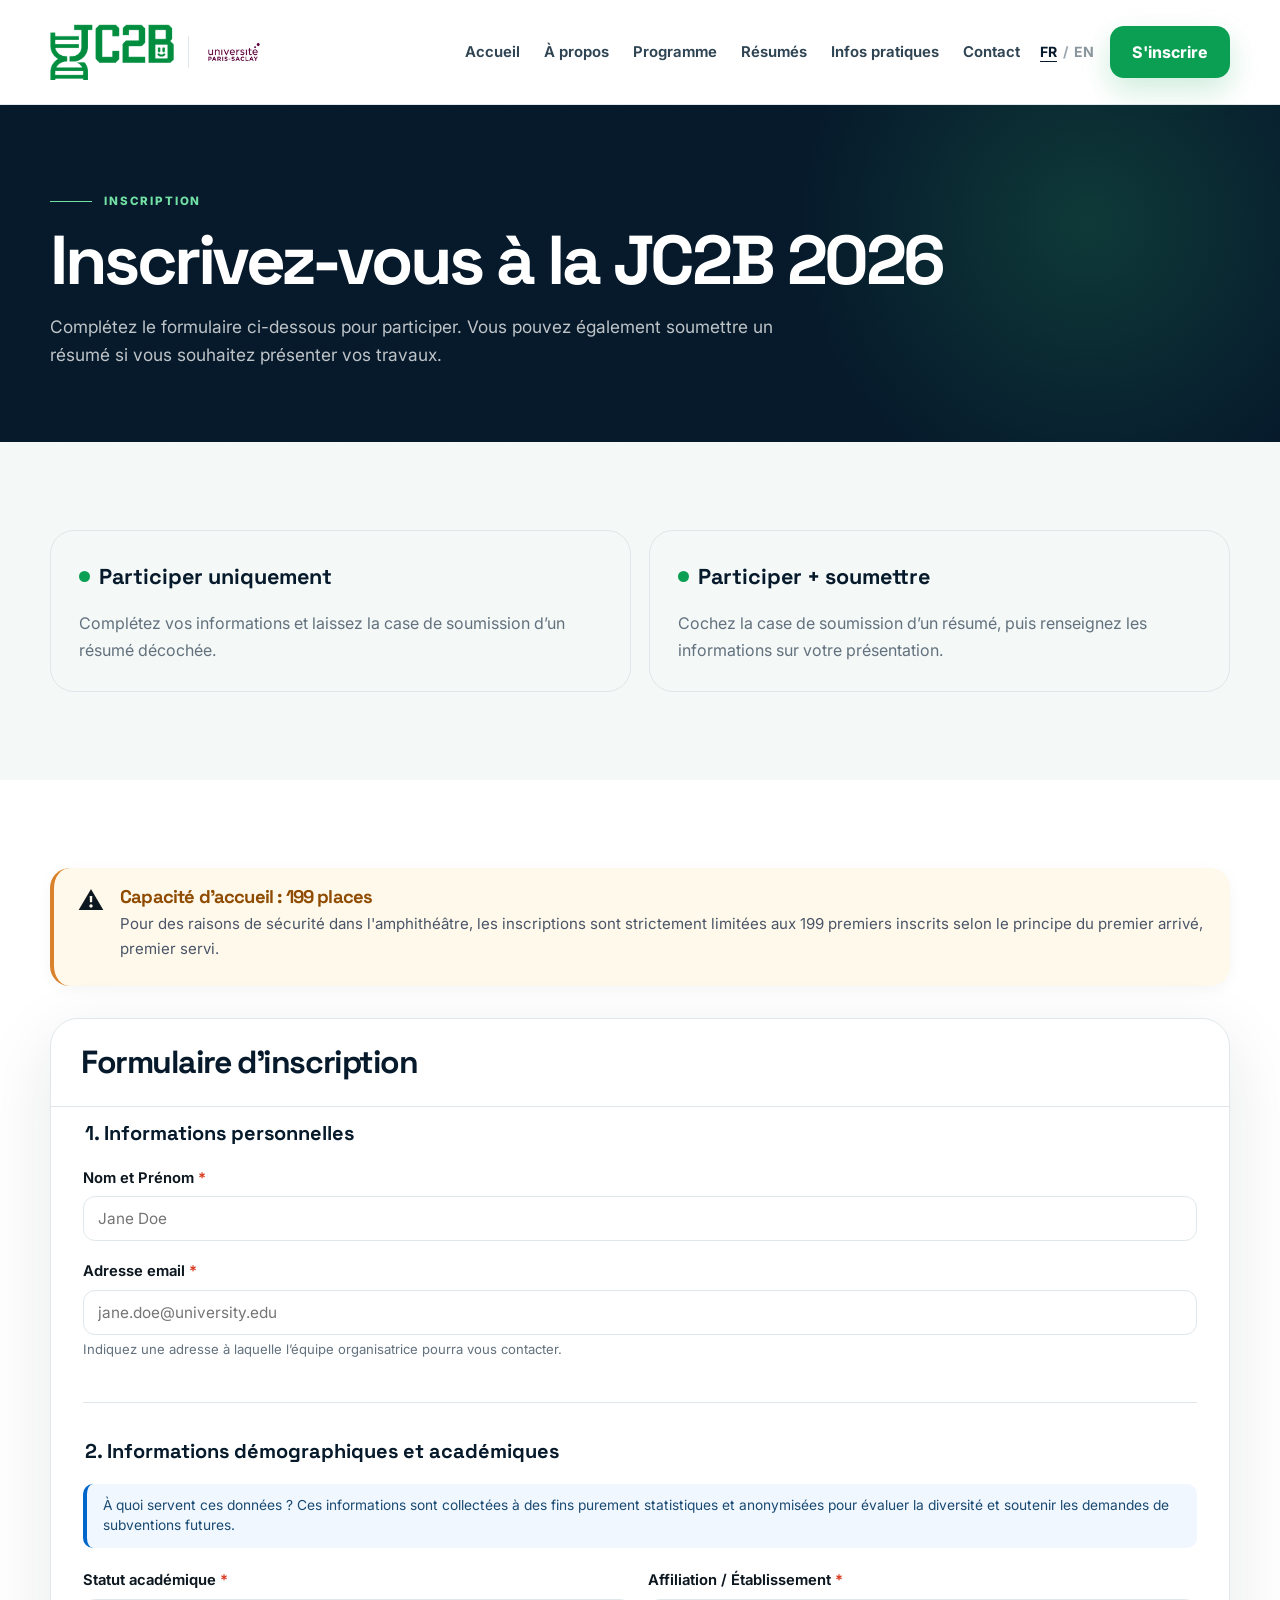
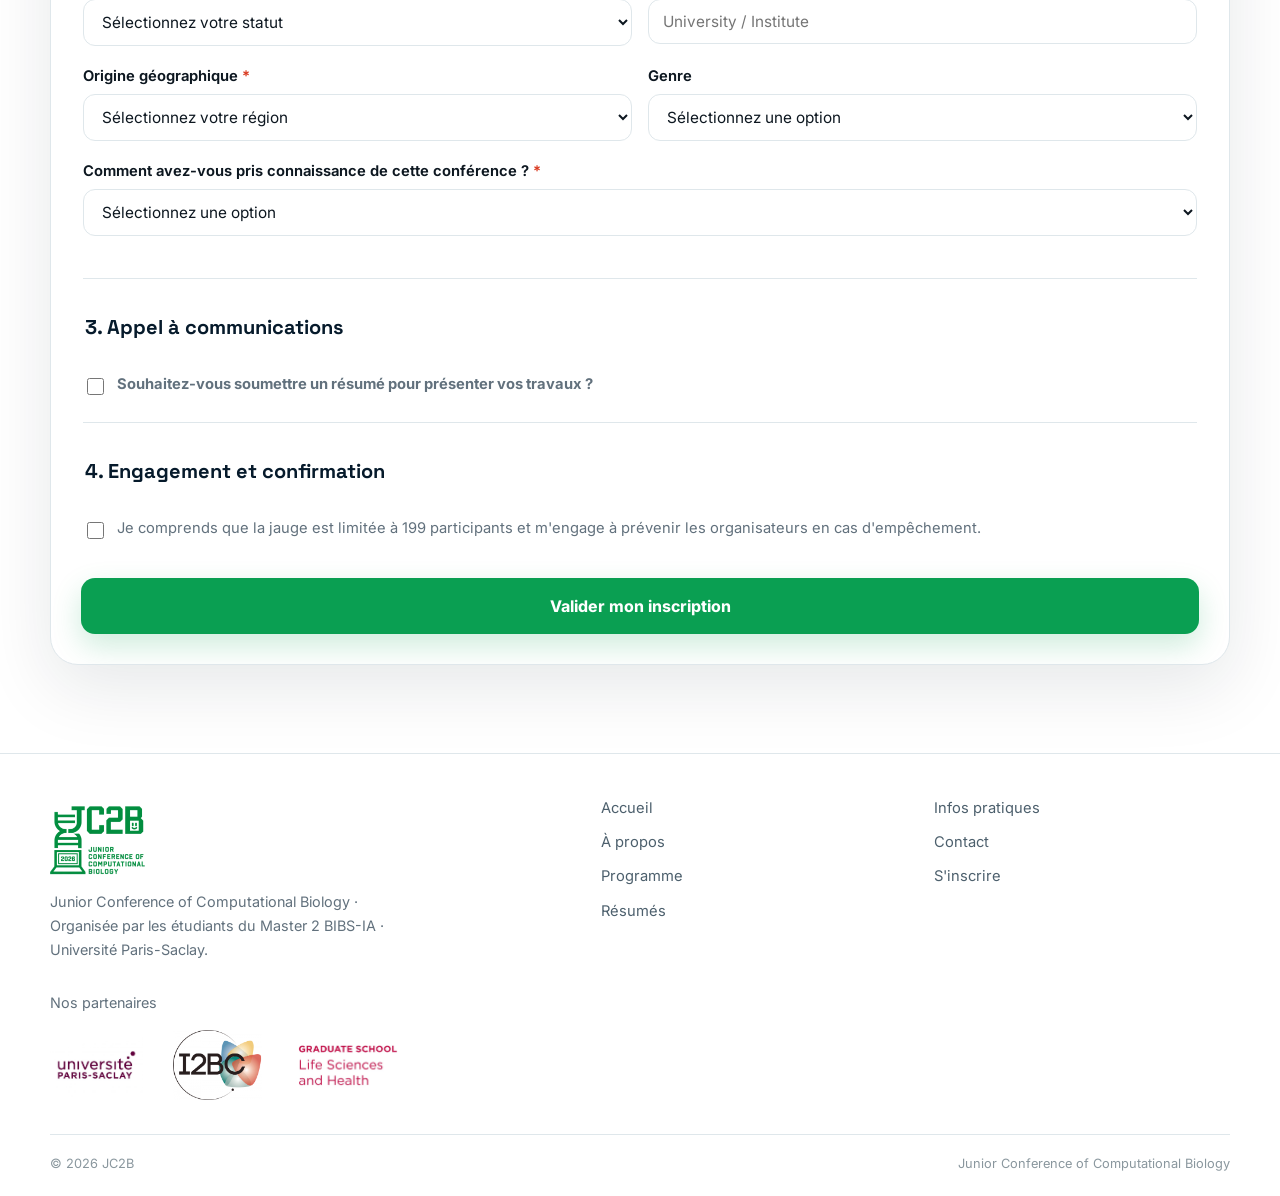
<file: registration.html>
<!doctype html>
<html lang="en">
  <head>
    <meta charset="utf-8" />
    <meta name="viewport" content="width=device-width,initial-scale=1" />
    <title>Registration | JC2B 2026</title>
    <meta name="theme-color" content="#061a2b" />
    <link rel="preconnect" href="https://fonts.googleapis.com" />
    <link rel="preconnect" href="https://fonts.gstatic.com" crossorigin />
    <link
      href="https://fonts.googleapis.com/css2?family=Inter:wght@400;500;600;700;800&family=Space+Grotesk:wght@500;600;700&display=swap"
      rel="stylesheet"
    />
    <link rel="stylesheet" href="css/style.css" />
  </head>
  <body data-page="registration">
    <header class="site-header" id="site-header"></header>

    <main>
      <!-- Teammates' Hero Section -->
      <section class="page-hero">
        <div class="container">
          <span class="eyebrow" data-i18n="registrationEyebrow">Registration</span>
          <h1 data-i18n="registrationTitle">Attendee Registration & Abstracts</h1>
          <p data-i18n="registrationLead">
            Join us for JC2B 2026. Registration is free of charge and open to all participants.
          </p>
        </div>
      </section>

      <!-- Teammates' Path Cards -->
      <section class="section section-soft">
        <div class="container">
          <div class="registration-paths">
            <article class="path-card">
              <strong data-i18n="regPathAttend">Attend</strong>
              <p data-i18n="regPathAttendText">
                Access all keynote talks, scientific sessions, lunch, and coffee breaks.
              </p>
            </article>
            <article class="path-card">
              <strong data-i18n="regPathPresent">Present</strong>
              <p data-i18n="regPathPresentText">
                Submit an abstract below to be considered for an oral talk or poster session.
              </p>
            </article>
          </div>
        </div>
      </section>

      <!-- Main Form Section -->
      <section class="section">
        <div class="container">
          <!-- Attendance Notice -->
          <div class="notice-card" style="margin-bottom: 2rem">
            <div class="notice-icon">⚠️</div>
            <div class="notice-body">
              <h2 data-i18n="noticeCapTitle">Capacity Limit: 199 Attendees</h2>
              <p data-i18n="noticeCapText">
                Due to auditorium safety regulations, in-person attendance is strictly limited to 199 participants on a
                first-come, first-served basis.
              </p>
            </div>
          </div>

          <div class="form-shell">
            <div class="form-shell-header">
              <h2 data-i18n="formTitle">Registration Form</h2>
            </div>

            <!-- Custom HTML Form -->
            <div class="form-wrapper" style="border: none; box-shadow: none">
              <form
                id="registration-form"
                action="https://script.google.com/macros/s/AKfycbzlIW0qigZwTNQg7JdAI_xnHXofsQj2mszOenhGt9zVaQgp6RKy7JsM7SdpL9ehFza0cg/exec"
                method="POST"
              >
                <!-- 1. Personal Details -->
                <fieldset class="form-section">
                  <legend data-i18n="formSection1">1. Personal Details</legend>
                  <div class="form-group">
                    <label for="fullName">
                      <span data-i18n="labelFullName">Full Name</span>
                      <span class="req">*</span>
                    </label>
                    <input type="text" id="fullName" name="name" required placeholder="Jane Doe" />
                  </div>
                  <div class="form-group">
                    <label for="email">
                      <span data-i18n="labelEmail">Email Address</span>
                      <span class="req">*</span>
                    </label>
                    <input type="email" id="email" name="_replyto" required placeholder="jane.doe@university.edu" />
                    <small data-i18n="hintEmail">
                      Your confirmation badge and logistics updates will be sent here.
                    </small>
                  </div>
                </fieldset>

                <!-- 2. Demographic & Academic Information -->
                <fieldset class="form-section">
                  <legend data-i18n="formSection2">2. Demographic & Academic Information</legend>
                  <div class="info-callout">
                    <p data-i18n="infoWhyStats">
                      Why do we ask for this? These details are collected strictly for anonymized statistical reporting
                      to evaluate attendee diversity and support funding/grant applications for future conference
                      editions.
                    </p>
                  </div>

                  <div class="form-grid">
                    <div class="form-group">
                      <label for="role">
                        <span data-i18n="labelRole">Academic Status</span>
                        <span class="req">*</span>
                      </label>
                      <select id="role" name="role" required>
                        <option value="" disabled selected data-i18n="roleDefault">Select current status</option>
                        <option value="undergraduate" data-i18n="roleUndergrad">
                          Undergraduate Student (Licence / BSc)
                        </option>
                        <option value="master" data-i18n="roleMaster">Master's Student (MSc)</option>
                        <option value="phd" data-i18n="rolePhd">PhD Candidate</option>
                        <option value="postdoc" data-i18n="rolePostdoc">Postdoctoral Researcher</option>
                        <option value="faculty" data-i18n="roleFaculty">Faculty / Research Staff</option>
                        <option value="industry" data-i18n="roleIndustry">Industry Professional</option>
                        <option value="other" data-i18n="roleOther">Other</option>
                      </select>
                    </div>
                    <div class="form-group">
                      <label for="institution">
                        <span data-i18n="labelInstitution">Affiliation / Institution</span>
                        <span class="req">*</span>
                      </label>
                      <input
                        type="text"
                        id="institution"
                        name="institution"
                        required
                        placeholder="University / Institute"
                      />
                    </div>
                  </div>

                  <div class="form-grid">
                    <div class="form-group">
                      <label for="origin">
                        <span data-i18n="labelOrigin">Geographic Location</span>
                        <span class="req">*</span>
                      </label>
                      <select id="origin" name="geographic_origin" required>
                        <option value="" disabled selected data-i18n="originDefault">Select your location</option>
                        <option value="ile-de-france" data-i18n="originIdf">Île-de-France (Paris Region)</option>
                        <option value="french-provinces" data-i18n="originProvinces">
                          France (Outside Île-de-France)
                        </option>
                        <option value="europe" data-i18n="originEurope">International (Europe)</option>
                        <option value="outside-europe" data-i18n="originOutsideEurope">
                          International (Outside Europe)
                        </option>
                      </select>
                    </div>
                    <div class="form-group">
                      <label for="gender"><span data-i18n="labelGender">Gender</span></label>
                      <select id="gender" name="gender">
                        <option value="" disabled selected data-i18n="genderDefault">Select an option</option>
                        <option value="female" data-i18n="genderFemale">Female</option>
                        <option value="male" data-i18n="genderMale">Male</option>
                        <option value="non-binary" data-i18n="genderNonBinary">Non-binary</option>
                        <option value="prefer-not-to-say" data-i18n="genderPreferNot">Prefer not to say</option>
                      </select>
                    </div>
                  </div>

                  <!-- Moved here: Discovery Source -->
                  <div class="form-group">
                    <label for="discovery">
                      <span data-i18n="labelDiscovery">How did you hear about this conference?</span>
                      <span class="req">*</span>
                    </label>
                    <select id="discovery" name="discovery_source" required>
                      <option value="" disabled selected data-i18n="discDefault">Select an option</option>
                      <option value="institutional-email" data-i18n="discEmail">
                        Institutional email / Mailing list
                      </option>
                      <option value="professor-advisor" data-i18n="discProf">Professor / Research advisor</option>
                      <option value="social-media" data-i18n="discSocial">Social media</option>
                      <option value="campus-poster" data-i18n="discPoster">Campus poster or flyer</option>
                      <option value="word-of-mouth" data-i18n="discWord">Word of mouth / Colleague</option>
                      <option value="other" data-i18n="discOther">Other</option>
                    </select>
                  </div>
                </fieldset>

                <!-- 3. Abstract Submission -->
                <fieldset class="form-section">
                  <legend data-i18n="formSection3">3. Call for Abstracts</legend>
                  <div class="checkbox-group">
                    <input type="checkbox" id="wantsAbstract" name="wants_abstract" value="yes" />
                    <label for="wantsAbstract">
                      <strong data-i18n="labelWantsAbstract">
                        Would you like to submit an abstract to present your work?
                      </strong>
                    </label>
                  </div>

                  <div id="abstract-fields" class="conditional-block hidden">
                    <div class="abstract-alert">
                      <p data-i18n="abstractNotice">
                        ℹ️ Selected abstracts will be considered for an oral talk or poster presentation. You will be
                        contacted individually via email by the scientific committee regarding the final editorial
                        decision.
                      </p>
                    </div>
                    <div class="form-group">
                      <label for="talkTitle">
                        <span data-i18n="labelTalkTitle">Presentation Title</span>
                        <span class="req">*</span>
                      </label>
                      <input type="text" id="talkTitle" name="abstract_title" />
                    </div>
                    <div class="form-group">
                      <label for="talkAffiliation">
                        <span data-i18n="labelTalkAffiliation">Presentation Affiliation (Lab / Unit)</span>
                        <span class="req">*</span>
                      </label>
                      <input type="text" id="talkAffiliation" name="abstract_affiliation" />
                    </div>
                    <div class="form-group">
                      <label for="abstractText">
                        <span data-i18n="labelAbstractText">Abstract (max 500 characters)</span>
                        <span class="req">*</span>
                      </label>
                      <textarea id="abstractText" name="abstract_content" rows="4" maxlength="500"></textarea>
                      <div class="char-counter">
                        <span id="charCount">0</span>
                        / 500
                        <span data-i18n="charCounterLabel">characters</span>
                      </div>
                    </div>
                  </div>
                </fieldset>

                <!-- 4. Terms & Confirmation -->
                <fieldset class="form-section">
                  <legend data-i18n="formSection4">4. Commitment & Confirmation</legend>
                  <div class="checkbox-group">
                    <input type="checkbox" id="consent" name="consent" value="agreed" required />
                    <label for="consent" data-i18n="labelConsent">
                      I understand attendance is capped at 199 participants, and I agree to notify organizers if I
                      cannot attend.
                    </label>
                  </div>
                </fieldset>

                <button
                  type="submit"
                  id="submit-btn"
                  class="btn btn-primary"
                  style="width: 100%; padding: 0.85rem; font-size: 1rem; cursor: pointer"
                  data-i18n="btnSubmit"
                >
                  Submit Registration
                </button>
              </form>

              <div id="form-feedback" class="feedback-banner hidden" role="alert" style="margin-top: 1.5rem"></div>
            </div>
          </div>
        </div>
      </section>
    </main>

    <footer class="site-footer" id="site-footer"></footer>

    <!-- Teammates' scripts preserved -->
    <script src="js/site-config.js"></script>
    <script src="js/nav.js"></script>
    <script src="js/app.js"></script>
    <script src="js/i18n.js"></script>

    <!-- Interactive Form Logic -->
    <script>
      const form = document.getElementById("registration-form");
      const feedback = document.getElementById("form-feedback");
      const submitBtn = document.getElementById("submit-btn");

      const wantsAbstract = document.getElementById("wantsAbstract");
      const abstractFields = document.getElementById("abstract-fields");
      const talkTitle = document.getElementById("talkTitle");
      const talkAffiliation = document.getElementById("talkAffiliation");
      const abstractText = document.getElementById("abstractText");
      const charCount = document.getElementById("charCount");

      if (wantsAbstract) {
        wantsAbstract.addEventListener("change", () => {
          if (wantsAbstract.checked) {
            abstractFields.classList.remove("hidden");
            talkTitle.required = true;
            talkAffiliation.required = true;
            abstractText.required = true;
          } else {
            abstractFields.classList.add("hidden");
            talkTitle.required = false;
            talkAffiliation.required = false;
            abstractText.required = false;
            talkTitle.value = "";
            talkAffiliation.value = "";
            abstractText.value = "";
            charCount.innerText = "0";
          }
        });
      }

      if (abstractText) {
        abstractText.addEventListener("input", () => {
          charCount.innerText = abstractText.value.length;
        });
      }

      if (form) {
        form.addEventListener("submit", async (e) => {
          e.preventDefault();
          const isFr = document.documentElement.lang === "fr";
          submitBtn.disabled = true;
          submitBtn.innerText = isFr
            ? "Envoi en cours..."
            : "Submitting registration...";
          feedback.className = "feedback-banner hidden";

          const formData = new FormData(form);
          const urlEncoded = new URLSearchParams(formData);

          try {
            const response = await fetch(form.action, {
              method: "POST",
              body: urlEncoded,
            });
            const res = await response.json();

            if (res.result === "success") {
              form.style.display = "none";
              feedback.className = "feedback-banner success";
              feedback.innerHTML = isFr
                ? `<h3>Inscription reçue</h3>
                  <p>Merci ! Votre inscription a bien été reçue.</p>
                  <p>Pour toute question ou modification, contactez l’équipe organisatrice.</p>`
                : `<h3>Registration received</h3>
                  <p>Thank you! Your registration has been received.</p>
                  <p>For questions or changes, please contact the organising team.</p>`;
            } else if (res.result === "error" && res.error === "capacity_reached") {
              form.style.display = "none";
              feedback.className = "feedback-banner warning";
              feedback.innerHTML = isFr
                ? `<h3>Les inscriptions sont complètes.</h3>
                  <p>Contactez l’équipe organisatrice pour connaître les possibilités de participation.</p>`
                : `<h3>Registration is full</h3>
                  <p>Contact the organising team to ask about participation options.</p>`;
            } else if (res.result === "error" && res.error === "duplicate_email") {
              // DUPLICATE EMAIL HANDLER
              feedback.className = "feedback-banner warning";
              const currentLang = document.documentElement.lang || "en";
              const msg =
                typeof translations !== "undefined" && translations[currentLang]?.errDuplicateEmail
                  ? translations[currentLang].errDuplicateEmail
                  : "This email address is already registered.";
              feedback.innerHTML = isFr
                ? `<h3>Déjà inscrit</h3><p>${msg}</p>`
                : `<h3>Already Registered</h3><p>${msg}</p>`;
              submitBtn.disabled = false;
              submitBtn.innerText =
                typeof translations !== "undefined" && translations[currentLang]?.btnSubmit
                  ? translations[currentLang].btnSubmit
                  : "Submit Registration";
            } else {
              feedback.className = "feedback-banner error";
              feedback.innerHTML = isFr
                ? `<p>Une erreur s'est produite lors de la soumission de votre inscription. Veuillez réessayer.</p>`
                : `<p>An error occurred while submitting your registration. Please try again.</p>`;
              submitBtn.disabled = false;
              submitBtn.innerText = isFr
                ? "Valider mon inscription"
                : "Submit registration";
            }
          } catch (err) {
            feedback.className = "feedback-banner error";
            feedback.innerHTML = isFr
              ? `<p>Nous n’avons pas pu confirmer la réception de votre inscription. Contactez l’équipe organisatrice avant de réessayer.</p>`
              : `<p>We could not confirm receipt of your registration. Please contact the organising team before trying again.</p>`;
            submitBtn.disabled = false;
            submitBtn.innerText = isFr
              ? "Valider mon inscription"
              : "Submit Registration";
          }
        });
      }
    </script>
  </body>
</html>
</file>
<file: css/style.css>
:root {
  --navy: #061a2b;
  --navy-2: #0b2d46;
  --navy-3: #102f45;
  --green: #0a9f52;
  --green-2: #35c877;
  --green-soft: #e8f8ef;
  --ink: #0d1720;
  --muted: #62717d;
  --line: #dfe7eb;
  --soft: #f4f8f7;
  --white: #fff;
  --black: #050708;
  --container: 1180px;
  --header: 104px;
  --radius-lg: 30px;
  --radius-md: 20px;
  --shadow: 0 22px 70px rgba(6,26,43,.10);
}

* { box-sizing: border-box; }
html { scroll-behavior: smooth; }
body {
  margin: 0;
  font-family: Inter, system-ui, -apple-system, BlinkMacSystemFont, "Segoe UI", sans-serif;
  color: var(--ink);
  background: #fff;
  line-height: 1.65;
  -webkit-font-smoothing: antialiased;
}
body.menu-open { overflow: hidden; }
a { color: inherit; text-decoration: none; }
img { display: block; max-width: 100%; }
button { font: inherit; }
.container { width: min(var(--container), calc(100% - 44px)); margin-inline: auto; }
.skip-link { position: absolute; left: 16px; top: -60px; z-index: 999; background: var(--navy); color: #fff; padding: 10px 14px; border-radius: 9px; }
.skip-link:focus { top: 14px; }

.site-header {
  position: sticky;
  top: 0;
  z-index: 100;
  background: rgba(255,255,255,.95);
  backdrop-filter: blur(16px);
  border-bottom: 1px solid rgba(223,231,235,.9);
}
.nav-shell { min-height: var(--header); display: flex; align-items: center; justify-content: space-between; gap: 20px; }
.site-brand-group { display: flex; align-items: center; gap: 14px; flex: 0 0 auto; }
.site-logo { flex: 0 0 auto; display: flex; align-items: center; padding: 4px 0; }
.site-logo img { width: auto; max-width: 165px; height: 56px; object-fit: contain; object-position: left center; display: block; }
.partner-header-logo img { height: 46px; max-width: 135px; border-radius: 4px; object-fit: contain; display: block; }
.brand-separator { width: 1px; height: 32px; background: var(--line); display: block; flex: 0 0 1px; }
.desktop-nav { display: flex; align-items: center; gap: 24px; margin-left: auto; }
.nav-link { position: relative; font-weight: 650; font-size: .93rem; color: #304554; transition: color .2s ease; }
.nav-link:hover, .nav-link.active { color: var(--navy); }
.nav-link.active::after { content: ""; position: absolute; left: 0; right: 0; bottom: -13px; height: 2px; border-radius: 9px; background: var(--green); }
.nav-actions { display: flex; align-items: center; gap: 16px; }
.lang-switch { display: flex; gap: 6px; align-items: center; color: #9aa7af; font-weight: 700; font-size: .88rem; }
.lang-switch button { border: 0; background: transparent; padding: 0; cursor: pointer; color: #8a969d; }
.lang-switch button.active { color: var(--navy); text-decoration: underline; text-underline-offset: 4px; }

.btn { display: inline-flex; align-items: center; justify-content: center; gap: 8px; min-height: 48px; padding: 0 20px; border-radius: 14px; border: 1px solid transparent; font-weight: 750; cursor: pointer; transition: transform .2s ease, box-shadow .2s ease, background .2s ease, border-color .2s ease; }
.btn:hover { transform: translateY(-2px); }
.btn-primary { background: var(--green); color: #fff; box-shadow: 0 12px 30px rgba(10,159,82,.20); }
.btn-primary:hover { background: #078945; box-shadow: 0 15px 36px rgba(10,159,82,.28); }
.btn-dark { background: var(--navy); color: #fff; }
.btn-dark:hover { background: var(--navy-2); }
.btn-outline { border-color: #cbd7dc; background: #fff; color: var(--navy); }
.btn-outline:hover { border-color: var(--green); }
.btn-light-outline { border-color: rgba(255,255,255,.28); background: rgba(255,255,255,.06); color: #fff; }
.btn-light-outline:hover { background: rgba(255,255,255,.16); border-color: rgba(255,255,255,.55); color: #fff; }
.btn-nav { min-height: 52px; padding-inline: 21px; }
.is-disabled { opacity: .58; cursor: not-allowed; pointer-events: none; box-shadow: none; }

.menu-toggle { display: none; width: 48px; height: 48px; border: 1px solid var(--line); background: #fff; border-radius: 12px; padding: 10px; cursor: pointer; }
.menu-toggle span { display: block; height: 2px; margin: 5px 0; background: var(--navy); border-radius: 10px; }
.mobile-nav { display: none; }

/* Home hero */
.home-hero {
  position: relative;
  overflow: hidden;
  background: var(--navy);
  color: #fff;
}
.home-hero::before {
  content: "";
  position: absolute;
  inset: 0;
  background:
    radial-gradient(circle at 80% 22%, rgba(53,200,119,.24), transparent 28%),
    radial-gradient(circle at 72% 78%, rgba(10,159,82,.13), transparent 27%),
    linear-gradient(115deg, rgba(255,255,255,.025) 1px, transparent 1px),
    linear-gradient(25deg, rgba(255,255,255,.025) 1px, transparent 1px);
  background-size: auto, auto, 58px 58px, 58px 58px;
}
.home-hero::after {
  content: "";
  position: absolute;
  width: 520px;
  height: 520px;
  right: -180px;
  top: -230px;
  border: 1px solid rgba(255,255,255,.10);
  border-radius: 50%;
  box-shadow: 0 0 0 80px rgba(255,255,255,.018), 0 0 0 160px rgba(255,255,255,.012);
}
.home-hero-inner { position: relative; z-index: 2; display: grid; grid-template-columns: 1.15fr .85fr; gap: 50px; align-items: center; padding: 52px 0 28px; }

.hero-speakers-banner {
  position: relative;
  z-index: 2;
  padding: 8px 0 68px;
}
.hero-speakers-head {
  display: flex;
  justify-content: space-between;
  align-items: center;
  gap: 20px;
  margin-bottom: 22px;
}
.hero-speakers-title {
  margin: 0;
  color: #fff !important;
  font-size: clamp(1.4rem, 2.5vw, 1.9rem);
  font-family: "Space Grotesk", Inter, sans-serif;
  font-weight: 700;
  letter-spacing: -0.02em;
}
.hero-speakers-banner .speaker-card {
  box-shadow: 0 16px 40px rgba(0, 0, 0, 0.22);
}

.eyebrow { display: inline-flex; align-items: center; gap: 12px; color: #73e1a5; text-transform: uppercase; letter-spacing: .16em; font-size: .74rem; font-weight: 800; }
.eyebrow::before { content: ""; width: 42px; height: 1px; background: #73e1a5; }
.home-title { margin: 24px 0 22px; max-width: 790px; font-family: "Space Grotesk", Inter, sans-serif; font-size: clamp(3rem, 6vw, 5.8rem); line-height: .98; letter-spacing: -.05em; overflow-wrap: break-word; }
.home-title .accent { color: #56d58d; display: block; }
.home-lead { max-width: 720px; margin: 0; color: rgba(255,255,255,.76); font-size: 1.12rem; }
.hero-actions { display: flex; flex-wrap: wrap; gap: 12px; margin-top: 30px; }
.hero-actions .btn { min-height: 54px; }

.brand-visual {
  position: relative;
  min-height: 480px;
  display: grid;
  place-items: center;
  isolation: isolate;
}
.brand-glow {
  position: absolute;
  width: 330px;
  height: 330px;
  border-radius: 50%;
  background: radial-gradient(circle, rgba(53,200,119,.20), rgba(10,159,82,.06) 48%, transparent 72%);
  filter: blur(4px);
  z-index: -2;
}
.brand-orbit {
  position: absolute;
  border: 1px solid rgba(255,255,255,.12);
  border-radius: 50%;
  z-index: -1;
}
.brand-orbit.orbit-a { width: 430px; height: 430px; }
.brand-orbit.orbit-b { width: 345px; height: 345px; border-color: rgba(53,200,119,.20); }
.brand-orbit.orbit-c { width: 530px; height: 290px; transform: rotate(28deg); border-style: dashed; border-color: rgba(255,255,255,.09); }
.hero-logo-stage {
  width: min(390px, 82%);
  padding: 30px 26px;
  border-radius: 30px;
  background: linear-gradient(145deg, rgba(255,255,255,.085), rgba(255,255,255,.025));
  border: 1px solid rgba(255,255,255,.16);
  box-shadow: 0 34px 90px rgba(0,0,0,.26);
  backdrop-filter: blur(16px);
  -webkit-backdrop-filter: blur(16px);
}
.hero-logo-stage img {
  width: 100%;
  height: auto;
  filter: drop-shadow(0 16px 32px rgba(0,0,0,.16));
}
.field-pill {
  position: absolute;
  display: inline-flex;
  align-items: center;
  gap: 8px;
  padding: 10px 13px;
  border-radius: 999px;
  border: 1px solid rgba(255,255,255,.15);
  background: rgba(6,26,43,.58);
  backdrop-filter: blur(12px);
  -webkit-backdrop-filter: blur(12px);
  color: rgba(255,255,255,.90);
  font-size: .76rem;
  font-weight: 700;
  white-space: nowrap;
}
.field-pill span { width: 7px; height: 7px; border-radius: 50%; background: #5ddb96; box-shadow: 0 0 14px rgba(93,219,150,.75); }
.pill-1 { top: 38px; left: 10px; }
.pill-2 { bottom: 58px; left: -10px; }
.pill-3 { top: 92px; right: -8px; }
.pill-4 { bottom: 94px; right: 18px; }
.edition-chip {
  position: absolute;
  right: 44px;
  bottom: 6px;
  display: grid;
  gap: 2px;
  padding: 11px 14px;
  border-left: 2px solid #56d58d;
  background: rgba(6,26,43,.74);
  color: rgba(255,255,255,.72);
  font-size: .69rem;
  text-transform: uppercase;
  letter-spacing: .08em;
}
.edition-chip strong { color: #fff; font-size: .79rem; letter-spacing: .02em; text-transform: none; }

.home-snapshot { margin-top: -34px; position: relative; z-index: 4; }
.snapshot-card { display: grid; grid-template-columns: 1.1fr repeat(4, 1fr); gap: 0; border: 1px solid var(--line); border-radius: 22px; background: #fff; box-shadow: var(--shadow); overflow: hidden; }
.snapshot-card > div { padding: 22px 24px; border-right: 1px solid var(--line); }
.snapshot-card > div:last-child { border-right: 0; }
.snapshot-label strong { color: var(--navy); font-size: 1.05rem; }
.snapshot-item span { display: block; margin-bottom: 6px; color: #81909b; text-transform: uppercase; letter-spacing: .11em; font-size: .68rem; font-weight: 800; }
.snapshot-item strong { color: var(--navy); line-height: 1.35; font-size: .93rem; }

.section { padding: 88px 0; }
.section-soft { background: var(--soft); }
.section-dark { background: var(--navy); color: #fff; }
.section-head { max-width: 760px; margin-bottom: 34px; }
.section-eyebrow { display: inline-block; margin-bottom: 14px; color: var(--green); text-transform: uppercase; letter-spacing: .14em; font-weight: 800; font-size: .75rem; }
h1, h2, h3 { font-family: "Space Grotesk", Inter, sans-serif; }
h2 { margin: 0 0 16px; color: var(--navy); font-size: clamp(2.3rem, 4.6vw, 4.3rem); line-height: .98; letter-spacing: -.045em; }
.section-dark h2, .section-dark h3 { color: #fff; }
.section-lead { margin: 0; color: var(--muted); font-size: 1.05rem; max-width: 720px; }
.section-dark .section-lead { color: rgba(255,255,255,.72); }

.home-intro-grid { display: grid; grid-template-columns: .9fr 1.1fr; gap: 70px; align-items: start; }
.home-intro-grid p { margin: 0; font-size: 1.08rem; color: var(--muted); }

.link-card-grid { display: grid; grid-template-columns: repeat(3, 1fr); gap: 16px; margin-top: 38px; }
#scope, #speakers { scroll-margin-top: calc(var(--header) + 20px); }
.link-card { min-height: 208px; padding: 24px; border: 1px solid var(--line); border-radius: 22px; background: #fff; display: flex; flex-direction: column; transition: transform .22s ease, box-shadow .22s ease, border-color .22s ease; }
.link-card:hover { transform: translateY(-5px); box-shadow: 0 20px 45px rgba(6,26,43,.08); border-color: #c4d9ce; }
.link-card h3 { margin: auto 0 8px; color: var(--navy); font-size: 1.25rem; }
.link-card p { margin: 0; color: var(--muted); font-size: .92rem; }
.link-arrow { width: 40px; height: 40px; border-radius: 50%; background: var(--green-soft); color: var(--green); display: grid; place-items: center; font-size: 1.1rem; }

.registration-band { padding: 56px 0; background: #050708; color: #fff; }
.registration-band-inner { display: grid; grid-template-columns: 1fr auto; gap: 34px; align-items: center; }
.registration-band h2 { color: #fff; font-size: clamp(2rem,4vw,3.4rem); margin-bottom: 10px; }
.registration-band p { margin: 0; color: rgba(255,255,255,.67); max-width: 720px; }

/* Internal pages */
.page-hero { position: relative; overflow: hidden; background: var(--navy); color: #fff; padding: 78px 0 72px; }
.page-hero::before { content: ""; position: absolute; inset: 0; background: radial-gradient(circle at 85% 35%, rgba(53,200,119,.18), transparent 26%), linear-gradient(120deg, rgba(255,255,255,.025) 1px, transparent 1px); background-size: auto, 56px 56px; }
.page-hero .container { position: relative; z-index: 1; }
.page-hero h1 { margin: 16px 0 18px; max-width: 930px; font-size: clamp(2.8rem,5.4vw,5.4rem); line-height: .98; letter-spacing: -.05em; overflow-wrap: break-word; }
.page-hero p { max-width: 780px; margin: 0; color: rgba(255,255,255,.74); font-size: 1.08rem; }
.page-hero .eyebrow { font-size: .72rem; }

.two-col { display: grid; grid-template-columns: 1fr 1fr; gap: 34px; }
.info-panel { border: 1px solid var(--line); border-radius: 24px; background: #fff; padding: 30px; }
.info-panel h3 { margin: 0 0 12px; color: var(--navy); font-size: 1.5rem; }
.info-panel p { margin: 0; color: var(--muted); }
.feature-grid { display: grid; grid-template-columns: repeat(2,1fr); gap: 18px; }
.feature-card { border: 1px solid var(--line); border-radius: 22px; padding: 28px; background: #fff; }
.feature-card .mini-mark { width: 12px; height: 12px; border-radius: 50%; background: var(--green); box-shadow: 0 0 0 8px var(--green-soft); margin-bottom: 24px; }
.feature-card h3 { margin: 0 0 10px; color: var(--navy); font-size: 1.35rem; }
.feature-card p { margin: 0; color: var(--muted); }

.scope-grid { display: grid; grid-template-columns: repeat(3,1fr); gap: 18px; }
.scope-card { position: relative; min-height: 235px; overflow: hidden; border: 1px solid var(--line); border-radius: 24px; background: #fff; padding: 26px; }
.scope-card::after { content: ""; position: absolute; width: 110px; height: 110px; right: -32px; top: -32px; border-radius: 50%; border: 1px solid #dff1e6; box-shadow: 0 0 0 26px #f6fbf8; }
.scope-icon { width: 44px; height: 44px; border-radius: 14px; background: var(--navy); color: #66dd99; display: grid; place-items: center; font-family: "Space Grotesk"; font-weight: 800; }
.scope-card h3 { margin: 48px 0 10px; color: var(--navy); font-size: 1.35rem; }
.scope-card p { margin: 0; color: var(--muted); font-size: .95rem; }

.programme-grid { display: grid; grid-template-columns: repeat(4,1fr); gap: 16px; }
.programme-card { border-top: 3px solid var(--green); background: #fff; border-radius: 0 0 22px 22px; padding: 26px; box-shadow: 0 12px 35px rgba(6,26,43,.06); }
.programme-card small { color: var(--green); text-transform: uppercase; letter-spacing: .12em; font-weight: 800; }
.programme-card h3 { margin: 28px 0 10px; color: var(--navy); font-size: 1.28rem; }
.programme-card p { margin: 0; color: var(--muted); }
.status-card { border: 1px solid rgba(255,255,255,.14); background: rgba(255,255,255,.07); border-radius: 24px; padding: 30px; }
.status-card strong { display: block; margin-bottom: 7px; font-size: 1.2rem; }
.status-card p { margin: 0; color: rgba(255,255,255,.70); }

.date-table { border: 1px solid var(--line); border-radius: 24px; overflow: hidden; }
.date-row { display: grid; grid-template-columns: 1fr auto; gap: 24px; padding: 20px 24px; background: #fff; border-bottom: 1px solid var(--line); }
.date-row:last-child { border-bottom: 0; }
.date-row strong { color: var(--navy); }
.date-row span:last-child { color: var(--muted); }

.steps { display: grid; grid-template-columns: repeat(3,1fr); gap: 18px; }
.step-card { position: relative; padding: 28px; border-radius: 24px; background: #fff; border: 1px solid var(--line); }
.step-dot { width: 46px; height: 46px; display: grid; place-items: center; border-radius: 50%; background: var(--green-soft); color: var(--green); font-weight: 900; }
.step-card h3 { color: var(--navy); margin: 28px 0 10px; }
.step-card p { color: var(--muted); margin: 0; }
.guideline-list { list-style: none; padding: 0; margin: 0; display: grid; gap: 12px; }
.guideline-list li { position: relative; padding: 15px 16px 15px 48px; border: 1px solid var(--line); border-radius: 16px; background: #fff; }
.guideline-list li::before { content: "✓"; position: absolute; left: 17px; top: 14px; width: 22px; height: 22px; border-radius: 50%; background: var(--green-soft); color: var(--green); display: grid; place-items: center; font-weight: 900; }
.abstract-placeholder { min-height: 230px; border: 1px dashed #8fb7a1; border-radius: 24px; background: linear-gradient(145deg, #f8fcfa, #edf8f2); display: grid; place-items: center; text-align: center; padding: 30px; color: var(--navy); font-weight: 750; }

.practical-grid { display: grid; grid-template-columns: 1.2fr .8fr; gap: 22px; }
.venue-card { min-height: 330px; padding: 34px; border-radius: 26px; color: #fff; background: linear-gradient(140deg, #071c2d, #0b3344 62%, #0a5734); }
.venue-card span { color: #6bdfa0; text-transform: uppercase; letter-spacing: .12em; font-size: .75rem; font-weight: 800; }
.venue-card h3 { margin: 20px 0 12px; font-size: 2rem; }
.venue-card p { margin: 0; color: rgba(255,255,255,.72); }
.practical-stack { display: grid; gap: 18px; }

.contact-shell { display: grid; grid-template-columns: 1fr .85fr; gap: 38px; align-items: start; }
.contact-card { border: 1px solid var(--line); border-radius: 26px; padding: 30px; box-shadow: var(--shadow); }
.contact-card small { text-transform: uppercase; color: var(--green); letter-spacing: .12em; font-weight: 800; }
.contact-card a.email { display: block; margin: 14px 0 24px; color: var(--navy); font-size: clamp(1.25rem,3vw,2rem); font-family: "Space Grotesk"; font-weight: 700; word-break: break-word; }
.contact-card p { color: var(--muted); }

.registration-paths { display: grid; grid-template-columns: repeat(2,1fr); gap: 18px; }
.path-card { border: 1px solid var(--line); border-radius: 24px; padding: 28px; }
.path-card strong { display: inline-flex; align-items: center; gap: 9px; color: var(--navy); font-family: "Space Grotesk"; font-size: 1.35rem; }
.path-card strong::before { content: ""; width: 11px; height: 11px; border-radius: 50%; background: var(--green); }
.path-card p { color: var(--muted); margin-bottom: 0; }
.form-shell { border: 1px solid var(--line); border-radius: 28px; overflow: hidden; background: #fff; box-shadow: var(--shadow); }
.form-shell-header { padding: 28px 30px; border-bottom: 1px solid var(--line); display: flex; align-items: center; justify-content: space-between; gap: 20px; }
.form-shell-header h2 { font-size: 2rem; margin: 0; }
.form-placeholder { min-height: 360px; padding: 44px; display: grid; place-items: center; text-align: center; background: linear-gradient(145deg, #fbfdfc, #f0f9f4); }
.form-placeholder-inner { max-width: 650px; }
.form-placeholder-inner h3 { color: var(--navy); font-size: 1.55rem; margin-bottom: 10px; }
.form-placeholder-inner p { color: var(--muted); }
.form-iframe { width: 100%; min-height: 850px; border: 0; background: #fff; }
.code-note { margin-top: 16px; padding: 14px 16px; border-radius: 12px; background: #071c2d; color: #d9f7e5; font-family: ui-monospace, SFMono-Regular, Menlo, Consolas, monospace; font-size: .83rem; text-align: left; overflow-wrap: anywhere; }

.site-footer { border-top: 1px solid var(--line); background: #fff; padding: 42px 0 22px; }
.footer-grid { display: grid; grid-template-columns: 1.3fr .75fr .75fr; gap: 38px; align-items: start; }
.footer-logo img { width: 140px; height: 70px; object-fit: contain; object-position: left; }
.footer-brand {
  max-width: 350px; color: var(--muted); font-size: .9rem; margin: 10px 0 0;
  display: flex;
  flex-direction: column;
  gap: 1px;
}
.footer-main-block {
  display: flex;
  flex-direction: column;
  align-items: flex-start;
}
.footer-secondary-logos {
  display: flex;
  flex-direction: row;
  align-items: center;
  gap: 20px;
  flex-wrap: nowrap;
}
.footer-links { display: grid; gap: 10px; }
.footer-links a { color: #4d606d; font-size: .92rem; }
.footer-links a:hover { color: var(--green); }
.footer-bottom { margin-top: 34px; padding-top: 18px; border-top: 1px solid var(--line); display: flex; justify-content: space-between; color: #8a979e; font-size: .8rem; }

@media (max-width: 1080px) {
  .desktop-nav { gap: 18px; }
  .nav-link { font-size: .88rem; }
  .home-hero-inner { grid-template-columns: 1fr .7fr; gap: 30px; }
  .snapshot-card { grid-template-columns: repeat(2,1fr); }
  .snapshot-card > div { border-bottom: 1px solid var(--line); }
  .snapshot-card > div:nth-last-child(-n+2) { border-bottom: 0; }
  .snapshot-card > div:nth-child(even) { border-right: 0; }
  .snapshot-label { grid-column: 1 / -1; border-right: 0 !important; }
  .scope-grid { grid-template-columns: repeat(2,1fr); }
  .programme-grid { grid-template-columns: repeat(2,1fr); }
}

@media (max-width: 980px) {
  .desktop-nav, .btn-nav { display: none; }
  .menu-toggle { display: block; }
  .site-brand-group { gap: 12px; }
  .site-logo img { width: auto; max-width: 140px; height: 48px; }
  .partner-header-logo img { height: 40px; max-width: 110px; }
  .brand-separator { height: 26px; }
  .mobile-nav { position: fixed; left: 0; right: 0; top: var(--header); height: calc(100vh - var(--header)); display: block; background: rgba(255,255,255,.98); transform: translateY(-110%); opacity: 0; pointer-events: none; transition: .25s ease; border-top: 1px solid var(--line); }
  .mobile-nav.open { transform: translateY(0); opacity: 1; pointer-events: auto; }
  .mobile-nav-inner { padding: 28px 0; display: grid; gap: 6px; }
  .mobile-nav .nav-link { padding: 13px 2px; font-size: 1.05rem; }
  .mobile-nav .nav-link.active::after { display: none; }
  .mobile-nav .btn { margin-top: 14px; }
  .home-hero-inner { grid-template-columns: 1fr; padding: 44px 0 24px; }
  .brand-visual { min-height: 440px; max-width: 560px; width: 100%; margin-inline: auto; }
  .home-title { font-size: clamp(4rem,13vw,6.8rem); }
  .home-intro-grid, .contact-shell, .practical-grid { grid-template-columns: 1fr; }
  .link-card-grid { grid-template-columns: repeat(2,1fr); }
  .registration-band-inner { grid-template-columns: 1fr; }
  .feature-grid, .two-col { grid-template-columns: 1fr; }
  .steps { grid-template-columns: 1fr; }
  .footer-grid { grid-template-columns: 1fr 1fr; }
  /*.footer-brand { grid-column: 1 / -1; }*/
  .footer-brand {
  display: flex;
  flex-direction: column;
  gap: 0px; /* Espace entre le bloc JC2B et la ligne des autres logos */
  }
}

@media (max-width: 640px) {
  :root { --header: 88px; }
  .container { width: min(var(--container), calc(100% - 28px)); }
  .site-brand-group { gap: 8px; }
  .site-logo img { width: auto; max-width: 105px; height: 38px; }
  .partner-header-logo img { height: 32px; max-width: 85px; }
  .brand-separator { height: 22px; }
  .lang-switch { display: none; }
  .home-hero, .home-hero-inner { min-height: auto; }
  .home-hero-inner { padding: 38px 0 20px; }
  .hero-speakers-head { flex-direction: column; align-items: flex-start; gap: 14px; }
  .hero-speakers-banner { padding: 4px 0 54px; }
  .home-title { font-size: clamp(3.4rem,17vw,5.1rem); }
  .home-lead { font-size: 1rem; }
  .hero-actions { flex-direction: column; align-items: stretch; }
  .hero-actions .btn { width: 100%; }
  .brand-visual { min-height: 360px; transform: scale(.92); margin-block: -10px -16px; }
  .hero-logo-stage { width: min(330px, 82%); padding: 24px 20px; }
  .field-pill { font-size: .70rem; padding: 8px 10px; }
  .pill-1 { top: 22px; left: 6px; }
  .pill-2 { bottom: 42px; left: 0; }
  .pill-3 { top: 70px; right: 0; }
  .pill-4 { bottom: 70px; right: 4px; }
  .edition-chip { right: 18px; bottom: 0; }
  .home-snapshot { margin-top: -46px; }
  .snapshot-card { grid-template-columns: 1fr; }
  .snapshot-card > div, .snapshot-card > div:nth-child(even) { border-right: 0; border-bottom: 1px solid var(--line); }
  .snapshot-card > div:last-child { border-bottom: 0; }
  .snapshot-label { grid-column: auto; }
  .section { padding: 68px 0; }
  .page-hero { padding: 60px 0 58px; }
  .page-hero h1 { font-size: clamp(3rem,14vw,4.8rem); }
  .link-card-grid, .scope-grid, .programme-grid, .registration-paths { grid-template-columns: 1fr; }
  .footer-grid { grid-template-columns: 1fr; }
  /*.footer-brand { grid-column: auto; }*/
  .footer-brand {
  display: flex;
  flex-direction: column;
  gap: 0px; /* Espace entre le bloc JC2B et la ligne des autres logos */
  }
  .footer-bottom { flex-direction: column; gap: 6px; }
  .form-shell-header { align-items: flex-start; flex-direction: column; }
  .form-placeholder { padding: 28px 20px; min-height: 330px; }
}

/* ==========================================================================
   Interactive Registration Form & Capacity Feedback
   (Adapted to Site Design Tokens)
   ========================================================================== */

/* 199-Attendee Capacity Notice */
.notice-card {
  display: flex;
  gap: 16px;
  background-color: #fff9eb;
  border-left: 4px solid #d9822b;
  border-radius: var(--radius-md);
  padding: 20px 24px;
  margin-bottom: 28px;
  box-shadow: 0 4px 16px rgba(6, 26, 43, 0.04);
}

.notice-icon {
  font-size: 1.6rem;
  line-height: 1;
}

.notice-body h2 {
  font-size: 1.15rem;
  color: #8f4b00;
  margin: 0 0 6px 0;
  font-family: "Space Grotesk", Inter, sans-serif;
}

.notice-body p {
  color: #4a5568;
  font-size: 0.94rem;
  margin: 0 0 4px 0;
}

.notice-body .notice-sub {
  font-size: 0.85rem;
  color: #718096;
  margin-bottom: 0;
}

/* Form Container & Sections */
.form-wrapper {
  padding: 10px 30px 30px;
}

.form-section {
  border: none;
  margin-bottom: 32px;
  padding: 0 0 24px 0;
  border-bottom: 1px solid var(--line);
}

.form-section:last-of-type {
  border-bottom: none;
  margin-bottom: 12px;
}

.form-section legend {
  font-family: "Space Grotesk", Inter, sans-serif;
  font-size: 1.25rem;
  font-weight: 700;
  color: var(--navy);
  margin-bottom: 16px;
}

/* Inputs, Selects & Labels */
.form-group {
  margin-bottom: 18px;
  display: flex;
  flex-direction: column;
}

.form-group label {
  font-weight: 650;
  margin-bottom: 6px;
  color: var(--ink);
  font-size: 0.92rem;
}

.form-group .req {
  color: #d9381e;
}

.form-group small {
  color: var(--muted);
  font-size: 0.82rem;
  margin-top: 4px;
}

.form-group input[type="text"],
.form-group input[type="email"],
.form-group select,
textarea {
  width: 100%;
  padding: 12px 14px;
  border: 1px solid var(--line);
  border-radius: 12px;
  font-family: inherit;
  font-size: 0.96rem;
  color: var(--ink);
  background-color: #fff;
  transition: border-color 0.2s ease, box-shadow 0.2s ease;
}

textarea {
  resize: vertical;
}

.form-group input:focus,
.form-group select:focus,
textarea:focus {
  outline: none;
  border-color: var(--green);
  box-shadow: 0 0 0 3px rgba(10, 159, 82, 0.15);
}

/* 2-Column Responsive Form Grid */
.form-grid {
  display: grid;
  grid-template-columns: 1fr 1fr;
  gap: 16px;
}

@media (max-width: 640px) {
  .form-grid {
    grid-template-columns: 1fr;
  }
}

/* Checkbox Customization */
.checkbox-group {
  display: flex;
  align-items: flex-start;
  gap: 10px;
  margin-top: 14px;
}

.checkbox-group input {
  margin-top: 4px;
  accent-color: var(--green);
  cursor: pointer;
  width: 17px;
  height: 17px;
}

.checkbox-group label {
  font-weight: normal;
  font-size: 0.92rem;
  color: var(--muted);
  cursor: pointer;
  line-height: 1.45;
}

/* Informational Banners */
.info-callout {
  background-color: #f0f7ff;
  border-left: 4px solid #0066cc;
  padding: 12px 16px;
  border-radius: 10px;
  margin-bottom: 20px;
}

.info-callout p {
  margin: 0;
  font-size: 0.86rem;
  color: #1a4971;
  line-height: 1.45;
}

.abstract-alert {
  background-color: #fffbeb;
  border: 1px solid #fef08a;
  border-radius: 10px;
  padding: 12px 16px;
  margin-bottom: 18px;
}

.abstract-alert p {
  margin: 0;
  font-size: 0.86rem;
  color: #854d0e;
  line-height: 1.45;
}

/* Conditional Abstract Block */
.conditional-block {
  margin-top: 16px;
  padding: 20px;
  background-color: var(--soft);
  border: 1px solid var(--line);
  border-radius: 16px;
}

.conditional-block.hidden {
  display: none;
}

.char-counter {
  text-align: right;
  font-size: 0.8rem;
  color: var(--muted);
  margin-top: 5px;
}

/* Dynamic Submission Feedback Banners */
.feedback-banner {
  padding: 18px 22px;
  border-radius: 16px;
  margin-top: 18px;
}

.feedback-banner.hidden {
  display: none;
}

.feedback-banner h3 {
  margin: 0 0 6px 0;
  font-size: 1.2rem;
  font-family: "Space Grotesk", Inter, sans-serif;
}

.feedback-banner p {
  margin: 0 0 4px 0;
  font-size: 0.94rem;
}

.feedback-banner.success {
  background-color: var(--green-soft);
  border: 1px solid rgba(10, 159, 82, 0.3);
  color: #086334;
}

.feedback-banner.warning {
  background-color: #fffbeb;
  border: 1px solid #fcd34d;
  color: #92400e;
}

.feedback-banner.error {
  background-color: #fef2f2;
  border: 1px solid #fca5a5;
  color: #991b1b;
}

/* ==========================================================================
   Keynote Speakers Section
   ========================================================================== */
.section-head-split {
  display: flex;
  justify-content: space-between;
  align-items: flex-end;
  gap: 20px;
  margin-bottom: 34px;
}

.speakers-grid {
  display: grid;
  grid-template-columns: repeat(2, 1fr);
  gap: 28px;
  align-items: stretch;
}

.speaker-card {
  position: relative;
  background: var(--white);
  border: 1px solid var(--line);
  border-radius: 24px;
  padding: 30px 26px;
  display: flex;
  flex-direction: row;
  gap: 22px;
  align-items: flex-start;
  box-shadow: 0 12px 35px rgba(6, 26, 43, 0.05);
  transition: transform 0.22s ease, box-shadow 0.22s ease, border-color 0.22s ease;
}

.speaker-card:hover {
  transform: translateY(-4px);
  box-shadow: 0 20px 45px rgba(6, 26, 43, 0.08);
  border-color: #c4d9ce;
}

.speaker-image-wrapper {
  width: 130px;
  height: 130px;
  min-width: 130px;
  max-width: 130px;
  min-height: 130px;
  max-height: 130px;
  flex: 0 0 130px;
  border-radius: 50%;
  overflow: hidden;
  border: 1px solid var(--line);
  box-shadow: 0 4px 16px rgba(6, 26, 43, 0.08);
  background: var(--soft);
}

.speaker-photo {
  width: 130px !important;
  height: 130px !important;
  min-width: 130px !important;
  max-width: 130px !important;
  min-height: 130px !important;
  max-height: 130px !important;
  border-radius: 50%;
  object-fit: cover !important;
  display: block;
}

.speaker-info {
  flex: 1 1 auto;
  min-width: 0;
}

.speaker-badge {
  display: inline-block;
  color: var(--green);
  text-transform: uppercase;
  letter-spacing: 0.12em;
  font-size: 0.75rem;
  font-weight: 800;
  margin-bottom: 6px;
}

.speaker-name {
  margin: 0 0 4px;
  color: var(--navy);
  font-size: 1.3rem;
  font-family: "Space Grotesk", Inter, sans-serif;
  font-weight: 700;
  line-height: 1.25;
}

.speaker-institution {
  color: var(--green);
  font-weight: 650;
  font-size: 0.94rem;
  margin: 0;
  line-height: 1.4;
}

.speaker-referral-link {
  display: inline-flex;
  align-items: center;
  gap: 6px;
  margin-top: 14px;
  color: var(--green);
  font-weight: 650;
  font-size: 0.92rem;
  transition: color 0.2s ease, transform 0.2s ease;
}

.speaker-referral-link:hover {
  color: var(--navy);
  transform: translateX(4px);
}

.speaker-topic-box {
  margin-top: 12px;
  padding: 10px 14px;
  border-radius: 12px;
  background: var(--soft);
  border: 1px solid var(--line);
  font-size: 0.9rem;
}

.topic-label {
  font-weight: 700;
  color: var(--navy);
  margin-right: 6px;
}

.topic-title {
  color: var(--muted);
  font-style: italic;
}

.speaker-bio {
  margin: 12px 0 0;
  color: var(--muted);
  font-size: 0.92rem;
  line-height: 1.55;
}

@media (max-width: 640px) {
  .section-head-split {
    flex-direction: column;
    align-items: flex-start;
  }

  .speakers-grid {
    grid-template-columns: 1fr;
    gap: 20px;
  }

  .speaker-card {
    flex-direction: column;
    text-align: center;
    padding: 26px 20px;
  }

  .speaker-image-wrapper {
    margin-inline: auto;
  }

  .speaker-referral-link {
    justify-content: center;
  }
}

/* Garder le choix de langue visible sur mobile */
@media (max-width: 980px) {
  .nav-actions {
    display: flex;
    align-items: center;
    gap: 10px;
    flex-shrink: 0;
  }

  .nav-actions .lang-switch {
    display: flex !important;
    align-items: center;
    gap: 4px;
    visibility: visible;
    opacity: 1;
  }

  .lang-switch button {
    min-width: 36px;
    min-height: 44px;
    padding: 4px;
    font-size: 14px;
    cursor: pointer;
  }

  /* L'inscription reste accessible dans le menu mobile */
  .nav-actions .btn-nav {
    display: none;
  }
}
</file>
